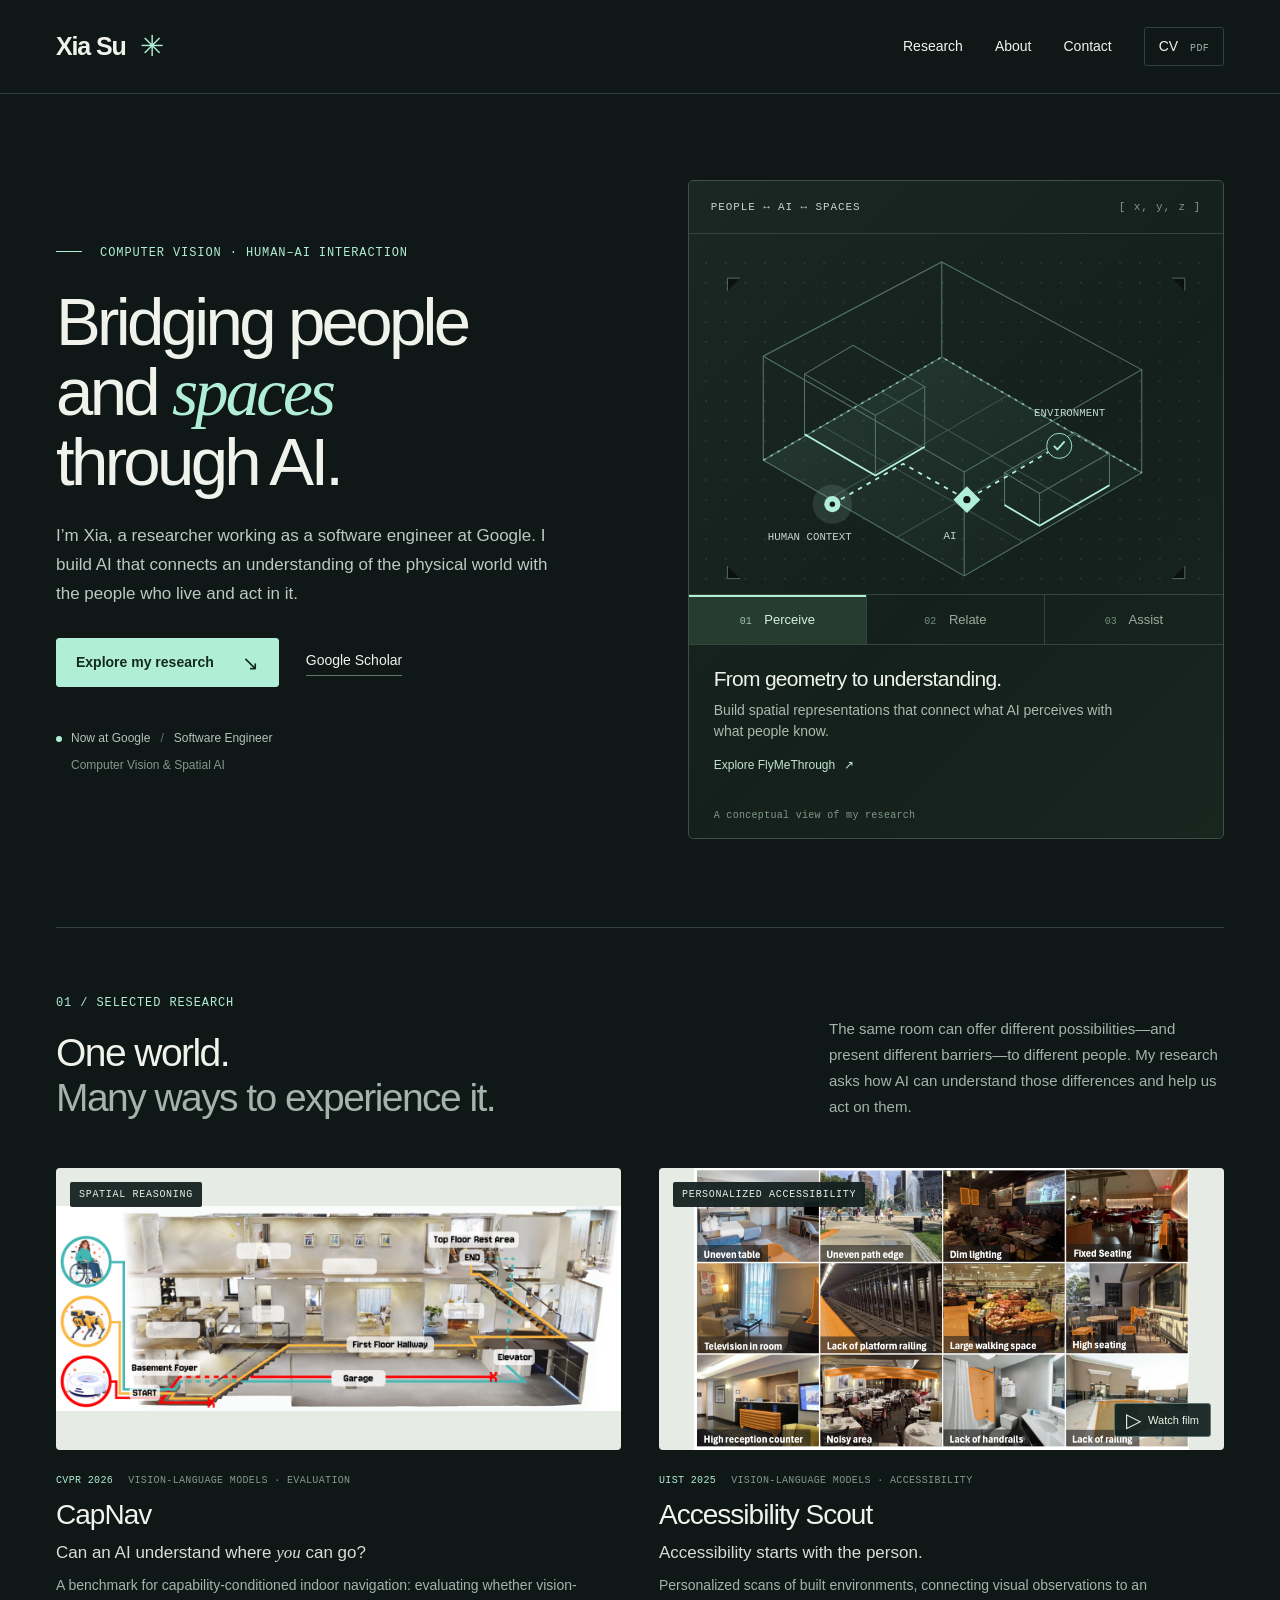
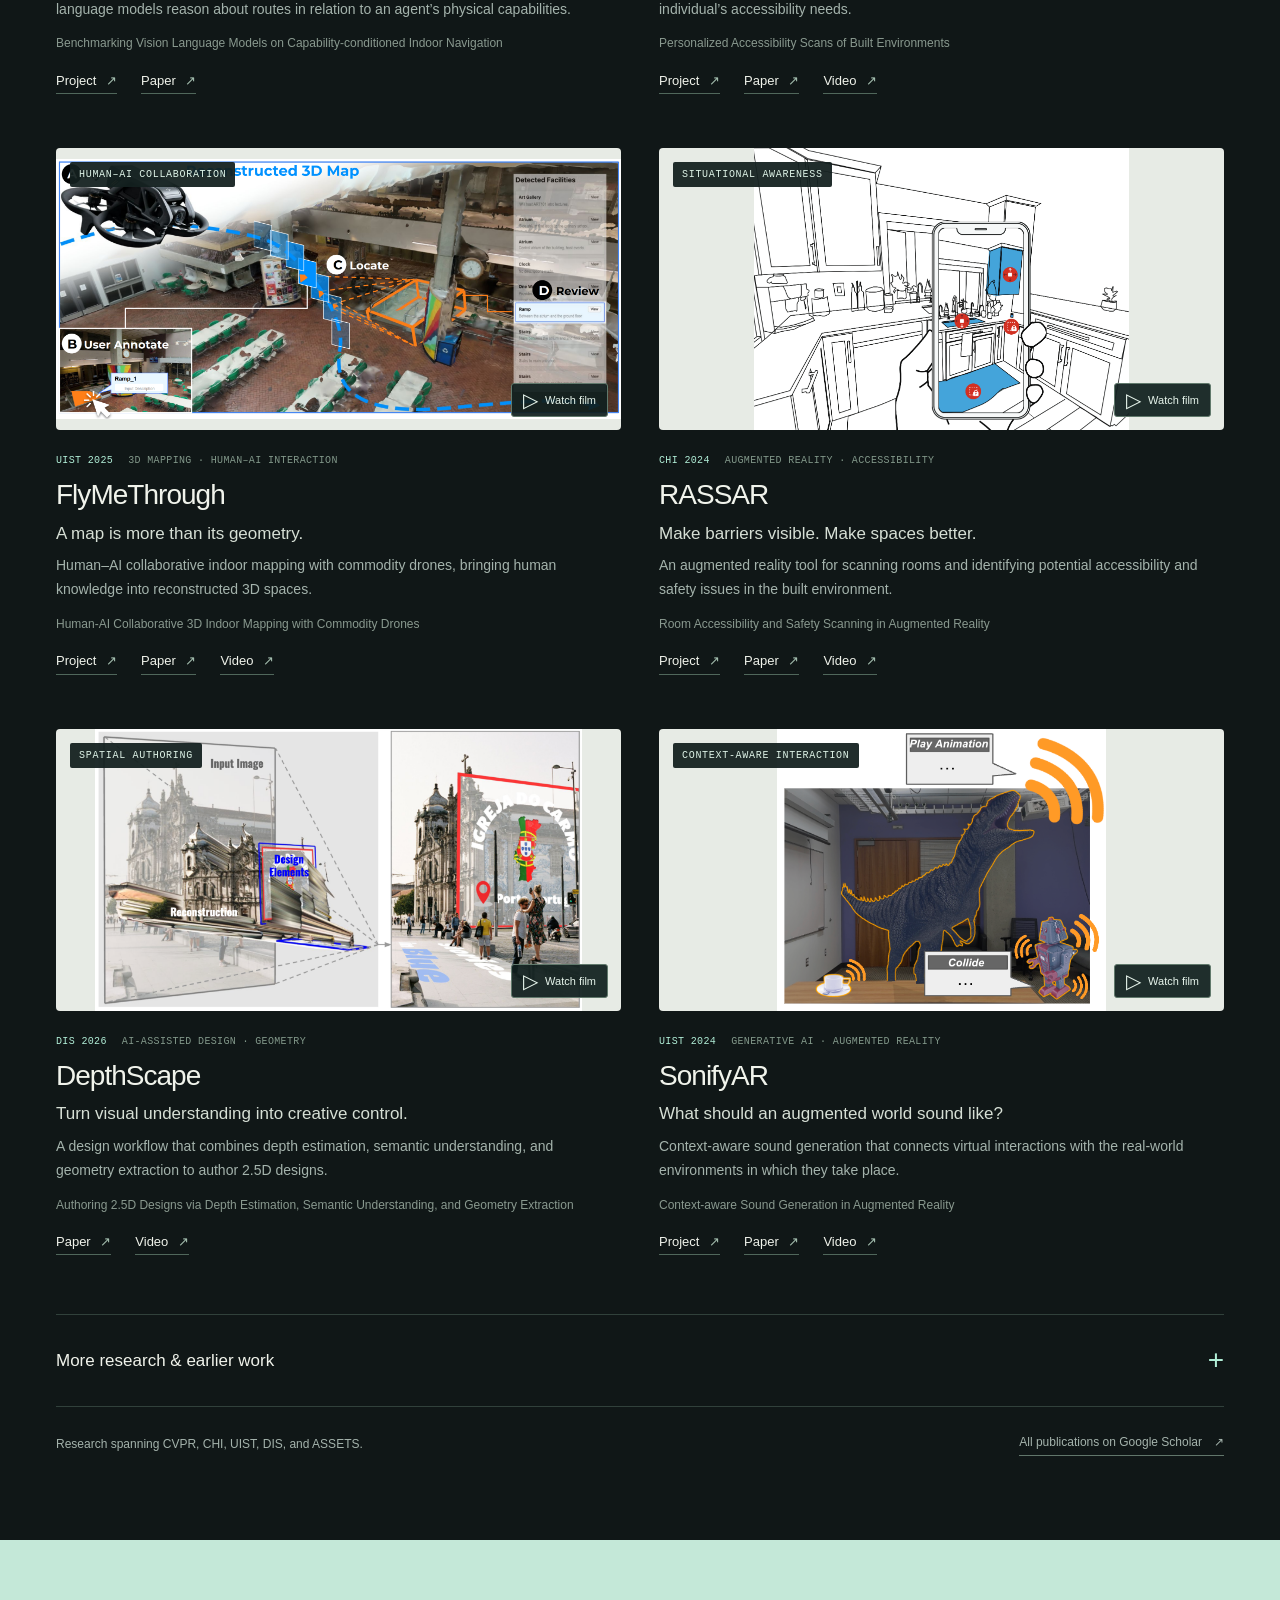
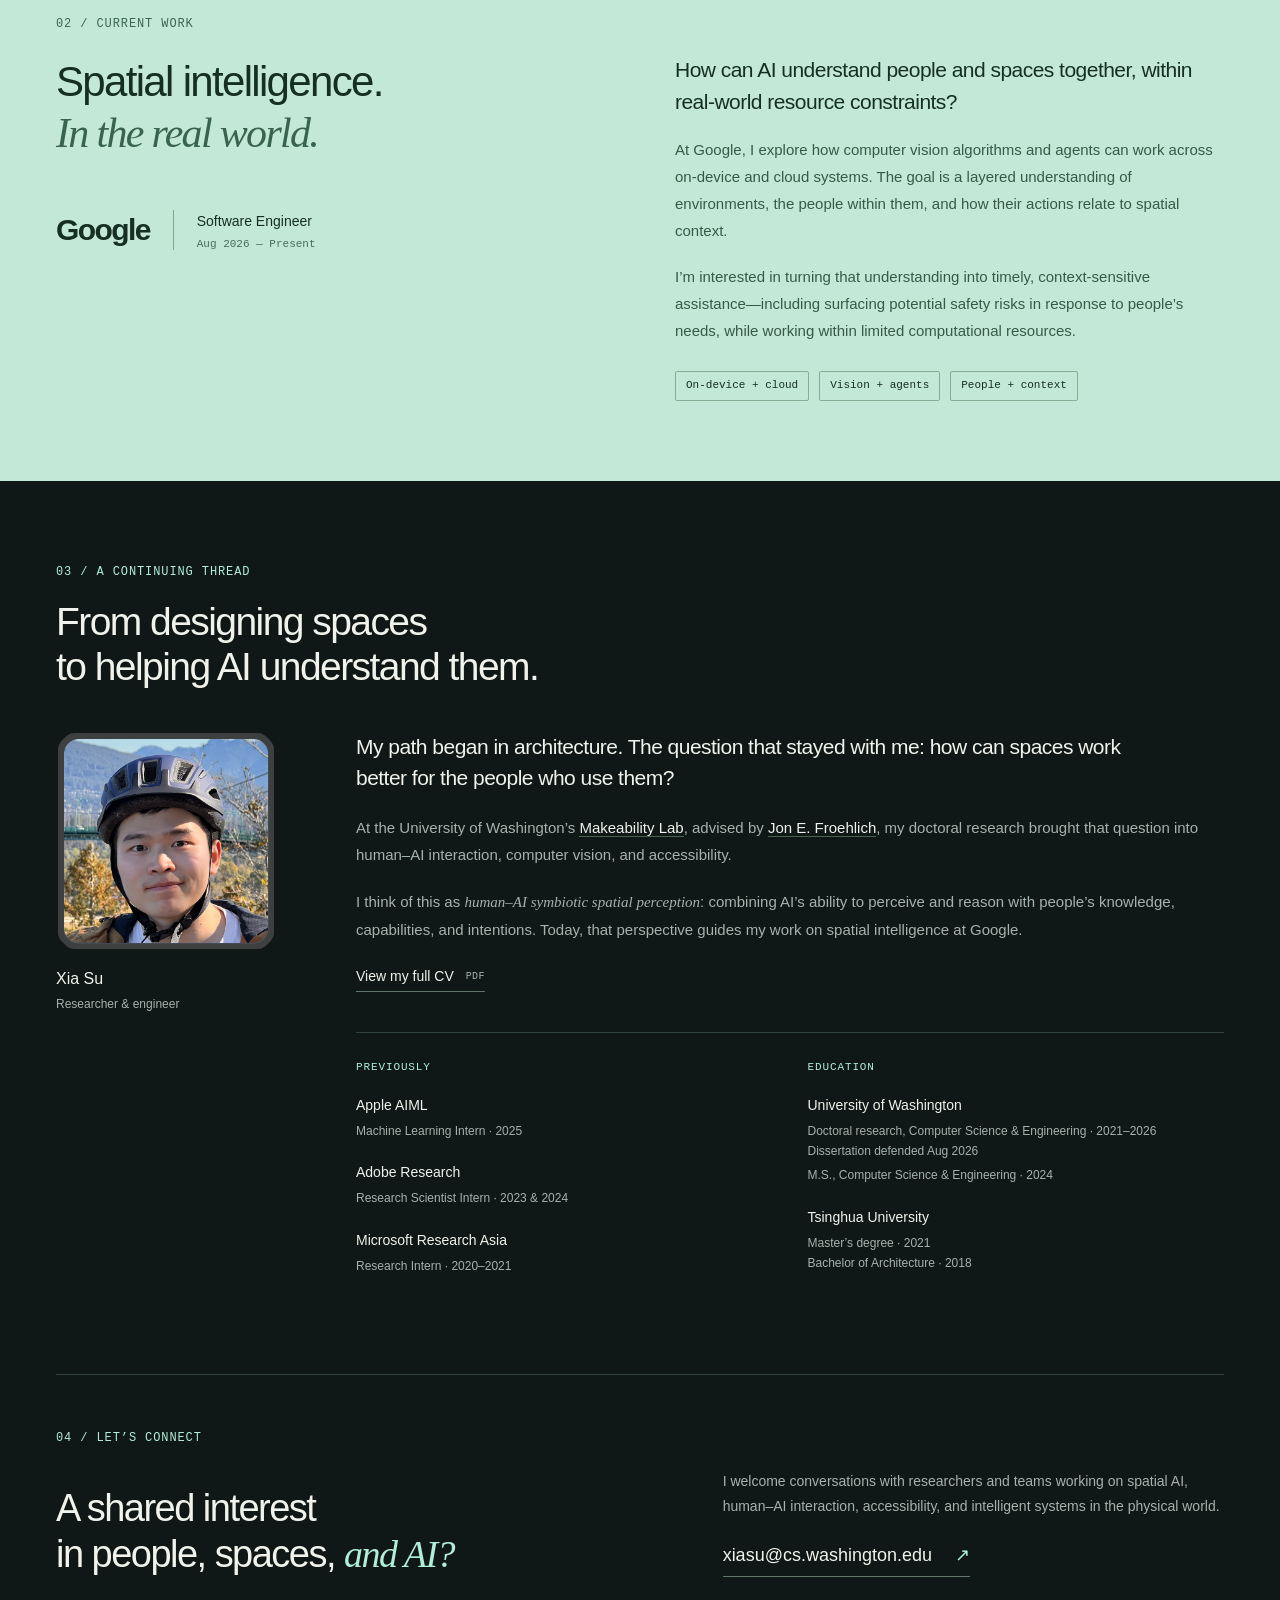
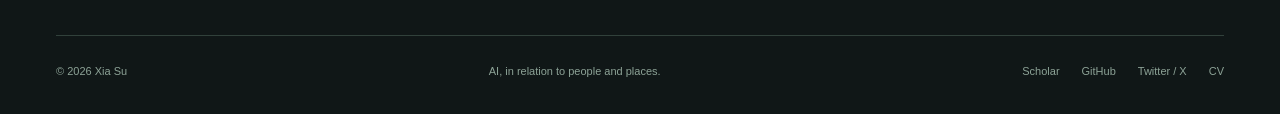
<file: index.html>
<!doctype html>
<html lang="en">
<head>
  <meta charset="utf-8">
  <meta name="viewport" content="width=device-width, initial-scale=1">
  <meta name="theme-color" content="#101717">
  <title>Xia Su — AI, People & Spaces</title>
  <meta name="description" content="Xia Su is a software engineer at Google researching AI that bridges people and spaces: computer vision, spatial understanding, human–AI interaction, and accessibility.">
  <link rel="canonical" href="https://xiasu.github.io/">
  <meta property="og:type" content="website">
  <meta property="og:title" content="Xia Su — AI, People & Spaces">
  <meta property="og:description" content="Connecting spatial understanding with human capabilities, behavior, and needs. Research in computer vision, human–AI interaction, and accessibility.">
  <meta property="og:url" content="https://xiasu.github.io/">
  <meta property="og:image" content="https://xiasu.github.io/assets/images/FlyMeThrough.png">
  <meta name="twitter:card" content="summary_large_image">
  <link rel="icon" href="assets/images/favicon.svg" type="image/svg+xml">
  <link rel="stylesheet" href="assets/css/style.css">
  <script src="assets/js/script.js" defer></script>
  <script type="application/ld+json">{"@context":"https://schema.org","@type":"Person","name":"Xia Su","url":"https://xiasu.github.io/","image":"https://xiasu.github.io/assets/images/MyFace.png","jobTitle":"Software Engineer","worksFor":{"@type":"Organization","name":"Google"},"knowsAbout":["Computer vision","Spatial AI","Human–AI interaction","Accessibility"],"sameAs":["https://scholar.google.com/citations?user=T6A8iH0AAAAJ","https://github.com/xiasu","https://twitter.com/XiaSu09"]}</script>
</head>
<body>
<a class="skip-link" href="#main">Skip to content</a>
<header class="site-header">
  <a class="wordmark" href="#" aria-label="Xia Su, home">Xia Su<span class="wordmark-symbol" aria-hidden="true">✳</span></a>
  <nav aria-label="Main navigation">
    <a href="#research">Research</a><a href="#about">About</a><a href="#contact">Contact</a><a class="nav-cv" href="assets/Xia_Su_CV_2026.pdf">CV <span class="file-type">PDF</span></a>
  </nav>
</header>
<main id="main">
  <section class="hero section-width" aria-labelledby="hero-title">
    <div class="hero-copy">
      <p class="eyebrow"><span class="small-line"></span> Computer vision · Human–AI interaction</p>
      <h1 id="hero-title">Bridging people<br>and <em>spaces</em><br>through AI.</h1>
      <p class="hero-description">I’m Xia, a researcher working as a software engineer at Google. I build AI that connects an understanding of the physical world with the people who live and act in it.</p>
      <div class="hero-links"><a class="button" href="#research">Explore my research <span aria-hidden="true">↘</span></a><a class="text-link" href="https://scholar.google.com/citations?user=T6A8iH0AAAAJ&amp;hl=en">Google Scholar</a></div>
      <p class="current-role"><span class="status-mark" aria-hidden="true"></span> Now at Google <span class="role-divider">/</span> Software Engineer <span class="role-focus">Computer Vision &amp; Spatial AI</span></p>
    </div>
    <div class="spatial-lens" aria-label="Three connected perspectives on my research">
      <div class="lens-top"><span class="mono">PEOPLE ↔ AI ↔ SPACES</span><span class="lens-coordinate" aria-hidden="true">[ x, y, z ]</span></div>
      <div class="lens-visual">
        <svg class="spatial-diagram" viewBox="0 0 560 370" role="img" aria-labelledby="diagram-title diagram-description">
          <title id="diagram-title">Connecting spatial perception, human context, and assistance</title>
          <desc id="diagram-description">A conceptual spatial map connects a person’s context to an environment through AI. Select a perspective below to explore related research.</desc>
          <defs><pattern id="dots" width="22" height="22" patternUnits="userSpaceOnUse"><circle cx="1" cy="1" r="1" fill="#54726c" opacity=".38"/></pattern><linearGradient id="floor-fill" x1="0" y1="0" x2="1" y2="1"><stop stop-color="#9cddca" stop-opacity=".12"/><stop offset="1" stop-color="#9cddca" stop-opacity=".01"/></linearGradient></defs>
          <rect width="560" height="370" fill="url(#dots)"/>
          <g class="room-wire" fill="none" stroke="#53736a" stroke-width="1.2">
            <path d="M65 221 264 106 487 235 289 350Z" fill="url(#floor-fill)"/>
            <path d="M65 221V105L264 0v106M65 105l224 129 198-114v115M289 234v116M264 0l223 120"/>
            <path d="m131 183 223 129m-157-167 223 129M139 264 337 149M214 307 413 192" opacity=".55"/>
            <path d="M111 192v-67l79 46v67m-79-46 79 46 55-32v-67l-55 32M111 125l54-32 80 46"/>
            <path d="m334 235 78-45 39 23-78 45Z M334 235v36l39 23 78-45v-36M373 258v36"/>
          </g>
          <g class="map-highlight" fill="none" stroke="#b1eed7" stroke-width="2"><path d="m111 192 79 46 55-32m89 65 39 23 78-45"/><path d="M65 221 264 106 487 235" stroke-dasharray="3 6" opacity=".6"/></g>
          <g class="connection-path" fill="none" stroke="#b1eed7" stroke-width="2"><path d="M142 270 221 225 292 265 395 205" stroke-dasharray="5 6"/></g>
          <g class="person-node"><circle cx="142" cy="270" r="22" fill="#b1eed7" opacity=".12"/><circle cx="142" cy="270" r="9" fill="#b1eed7"/><circle cx="142" cy="270" r="3" fill="#101717"/></g>
          <g class="context-node"><path d="m292 250 15 15-15 15-15-15Z" fill="#b1eed7"/><circle cx="292" cy="265" r="4" fill="#101717"/></g>
          <g class="action-node"><circle cx="395" cy="205" r="14" fill="#1d332d" stroke="#b1eed7"/><path d="m389 205 4 4 8-9" fill="none" stroke="#b1eed7" stroke-width="2"/></g>
          <g font-family="monospace" font-size="12" fill="#c1d6ce"><text x="70" y="310">HUMAN CONTEXT</text><text x="266" y="309">AI</text><text x="367" y="172">ENVIRONMENT</text></g>
          <g stroke="#a2bfb1" opacity=".5"><path d="M25 32V18h14M521 18h14v14M25 339v14h14M521 353h14v-14"/></g>
        </svg>
      </div>
      <div class="lens-tabs" role="tablist" aria-label="Research perspectives">
        <button id="lens-map" role="tab" aria-selected="true" aria-controls="lens-panel" data-lens="map"><span>01</span> Perceive</button>
        <button id="lens-relate" role="tab" aria-selected="false" aria-controls="lens-panel" tabindex="-1" data-lens="relate"><span>02</span> Relate</button>
        <button id="lens-assist" role="tab" aria-selected="false" aria-controls="lens-panel" tabindex="-1" data-lens="assist"><span>03</span> Assist</button>
      </div>
      <div id="lens-panel" class="lens-caption" role="tabpanel" aria-labelledby="lens-map" tabindex="0"><h2>From geometry to understanding.</h2><p>Build spatial representations that connect what AI perceives with what people know.</p><a href="#flymethrough">Explore FlyMeThrough <span aria-hidden="true">↗</span></a></div>
      <p class="diagram-note">A conceptual view of my research</p>
    </div>
  </section>

  <section class="research section-width" id="research" aria-labelledby="research-title">
    <div class="section-heading"><div><p class="eyebrow">01 / Selected research</p><h2 id="research-title">One world.<br><span class="muted">Many ways to experience it.</span></h2></div><p class="section-intro">The same room can offer different possibilities—and present different barriers—to different people. My research asks how AI can understand those differences and help us act on them.</p></div>
    <div class="research-grid">
      <article class="project" id="capnav">
        <a class="project-image" href="https://arxiv.org/abs/2602.18424" aria-label="Read the CapNav paper"><img src="assets/images/CapNav-overview.png" alt="CapNav shows different routes through the same 3D indoor space for a wheelchair user, a quadruped robot, and a robot vacuum" width="1328" height="482" loading="lazy"><span class="image-label">SPATIAL REASONING</span></a>
        <div class="project-meta"><span>CVPR 2026</span><span>Vision-language models · Evaluation</span></div>
        <h3>CapNav</h3><p class="project-question">Can an AI understand where <em>you</em> can go?</p>
        <p>A benchmark for capability-conditioned indoor navigation: evaluating whether vision-language models reason about routes in relation to an agent’s physical capabilities.</p>
        <p class="paper-title">Benchmarking Vision Language Models on Capability-conditioned Indoor Navigation</p>
        <div class="project-links"><a href="https://makeabilitylab.github.io/CapNav/" aria-label="Visit the CapNav project">Project <span aria-hidden="true">↗</span></a><a href="https://arxiv.org/abs/2602.18424" aria-label="Read the CapNav paper">Paper <span aria-hidden="true">↗</span></a></div>
      </article>
      <article class="project" id="accessibility-scout">
        <a class="project-image" href="https://youtu.be/agYrtJCn_QQ" aria-label="Watch the Accessibility Scout research video"><img src="assets/images/A11yScout.png" alt="Accessibility Scout highlights environmental features including uneven paths, fixed seating, and missing handrails" width="1606" height="914" loading="lazy"><span class="image-label">PERSONALIZED ACCESSIBILITY</span><span class="play-label"><span aria-hidden="true">▷</span> Watch film</span></a>
        <div class="project-meta"><span>UIST 2025</span><span>Vision-language models · Accessibility</span></div>
        <h3>Accessibility Scout</h3><p class="project-question">Accessibility starts with the person.</p><p>Personalized scans of built environments, connecting visual observations to an individual’s accessibility needs.</p><p class="paper-title">Personalized Accessibility Scans of Built Environments</p>
        <div class="project-links"><a href="https://makeabilitylab.cs.washington.edu/project/accessscout/" aria-label="Visit the Accessibility Scout project">Project <span aria-hidden="true">↗</span></a><a href="https://doi.org/10.1145/3746059.3747624" aria-label="Read the Accessibility Scout paper">Paper <span aria-hidden="true">↗</span></a><a href="https://youtu.be/agYrtJCn_QQ" aria-label="Watch the Accessibility Scout research video">Video <span aria-hidden="true">↗</span></a></div>
      </article>
      <article class="project" id="flymethrough">
        <a class="project-image" href="https://youtu.be/MuLHJ3qf50U" aria-label="Watch the FlyMeThrough research video"><img src="assets/images/FlyMeThrough.png" alt="FlyMeThrough combines drone imagery, a reconstructed indoor 3D map, and human annotations of facilities" width="2080" height="956" loading="lazy"><span class="image-label">HUMAN–AI COLLABORATION</span><span class="play-label"><span aria-hidden="true">▷</span> Watch film</span></a>
        <div class="project-meta"><span>UIST 2025</span><span>3D mapping · Human–AI interaction</span></div>
        <h3>FlyMeThrough</h3><p class="project-question">A map is more than its geometry.</p><p>Human–AI collaborative indoor mapping with commodity drones, bringing human knowledge into reconstructed 3D spaces.</p><p class="paper-title">Human-AI Collaborative 3D Indoor Mapping with Commodity Drones</p>
        <div class="project-links"><a href="https://makeabilitylab.cs.washington.edu/project/flymethrough/" aria-label="Visit the FlyMeThrough project">Project <span aria-hidden="true">↗</span></a><a href="https://doi.org/10.1145/3746059.3747777" aria-label="Read the FlyMeThrough paper">Paper <span aria-hidden="true">↗</span></a><a href="https://youtu.be/MuLHJ3qf50U" aria-label="Watch the FlyMeThrough research video">Video <span aria-hidden="true">↗</span></a></div>
      </article>
      <article class="project" id="rassar">
        <a class="project-image" href="https://youtu.be/969BjY8b1IQ" aria-label="Watch the RASSAR research video"><img src="assets/images/RASSAR%20Main%20Pic.png" alt="RASSAR mobile augmented reality interface scanning a room for accessibility and safety issues" width="748" height="562" loading="lazy"><span class="image-label">SITUATIONAL AWARENESS</span><span class="play-label"><span aria-hidden="true">▷</span> Watch film</span></a>
        <div class="project-meta"><span>CHI 2024</span><span>Augmented reality · Accessibility</span></div>
        <h3>RASSAR</h3><p class="project-question">Make barriers visible. Make spaces better.</p><p>An augmented reality tool for scanning rooms and identifying potential accessibility and safety issues in the built environment.</p><p class="paper-title">Room Accessibility and Safety Scanning in Augmented Reality</p>
        <div class="project-links"><a href="https://makeabilitylab.cs.washington.edu/project/rassar/" aria-label="Visit the RASSAR project">Project <span aria-hidden="true">↗</span></a><a href="https://doi.org/10.1145/3613904.3642140" aria-label="Read the RASSAR paper">Paper <span aria-hidden="true">↗</span></a><a href="https://youtu.be/969BjY8b1IQ" aria-label="Watch the RASSAR research video">Video <span aria-hidden="true">↗</span></a></div>
      </article>
      <article class="project" id="depthscape">
        <a class="project-image" href="https://youtu.be/IhsFyzitlbQ" aria-label="Watch the DepthScape research video"><img src="assets/images/DepthScape.png" alt="DepthScape workflow for authoring layered 2.5D designs using image depth, semantic understanding, and extracted geometry" width="1660" height="960" loading="lazy"><span class="image-label">SPATIAL AUTHORING</span><span class="play-label"><span aria-hidden="true">▷</span> Watch film</span></a>
        <div class="project-meta"><span>DIS 2026</span><span>AI-assisted design · Geometry</span></div>
        <h3>DepthScape</h3><p class="project-question">Turn visual understanding into creative control.</p><p>A design workflow that combines depth estimation, semantic understanding, and geometry extraction to author 2.5D designs.</p><p class="paper-title">Authoring 2.5D Designs via Depth Estimation, Semantic Understanding, and Geometry Extraction</p>
        <div class="project-links"><a href="https://doi.org/10.1145/3800645.3813038" aria-label="Read the DepthScape paper">Paper <span aria-hidden="true">↗</span></a><a href="https://youtu.be/IhsFyzitlbQ" aria-label="Watch the DepthScape research video">Video <span aria-hidden="true">↗</span></a></div>
      </article>
      <article class="project" id="sonifyar">
        <a class="project-image" href="https://youtu.be/GhckY5oACz8" aria-label="Watch the SonifyAR research video"><img src="assets/images/SonifyAR.png" alt="SonifyAR generates sounds for augmented reality scenes based on the context of virtual objects and real environments" width="553" height="474" loading="lazy"><span class="image-label">CONTEXT-AWARE INTERACTION</span><span class="play-label"><span aria-hidden="true">▷</span> Watch film</span></a>
        <div class="project-meta"><span>UIST 2024</span><span>Generative AI · Augmented reality</span></div>
        <h3>SonifyAR</h3><p class="project-question">What should an augmented world sound like?</p><p>Context-aware sound generation that connects virtual interactions with the real-world environments in which they take place.</p><p class="paper-title">Context-aware Sound Generation in Augmented Reality</p>
        <div class="project-links"><a href="https://makeabilitylab.cs.washington.edu/project/SonifyAR/" aria-label="Visit the SonifyAR project">Project <span aria-hidden="true">↗</span></a><a href="https://makeabilitylab.cs.washington.edu/media/publications/Su_SonifyarContext-AwareSoundGenerationInAugmentedReality_UIST2024.pdf" aria-label="Read the SonifyAR paper">Paper <span aria-hidden="true">↗</span></a><a href="https://youtu.be/GhckY5oACz8" aria-label="Watch the SonifyAR research video">Video <span aria-hidden="true">↗</span></a></div>
      </article>
    </div>
    <details class="more-work"><summary>More research &amp; earlier work <span aria-hidden="true">+</span></summary><div class="publication-list">
      <div><span>Research prototype</span><h3>UIConformer: Towards Generating Conformant User Interfaces within Design Artboards</h3><a href="https://youtu.be/n_e1M5fmBBs">Video ↗</a></div>
      <div><span>CHI 2025 · Extended Abstract</span><h3>Authoring 2.5D Designs with Depth Estimation</h3><a href="https://doi.org/10.1145/3706599.3719727">Paper ↗</a></div>
      <div><span>UIST 2024 · Demo</span><h3>A Demo of DIAM: Drone-based Indoor Accessibility Mapping</h3><a href="https://makeabilitylab.cs.washington.edu/media/publications/Su_ADemoOfDiamDroneBasedIndoorAccessibilityMapping_UIST2024.pdf">Paper ↗</a></div>
      <div><span>ASSETS 2024 · Poster</span><h3>RAIS: Towards a Robotic Mapping and Assessment Tool for Indoor Accessibility Using Commodity Hardware</h3><a href="https://makeabilitylab.cs.washington.edu/media/publications/Su_RaisTowardsARoboticMappingAndAssessmentToolForIndoorAccessibilityUsingCommodityHardware_ASSETS2024.pdf">Paper ↗</a></div>
      <div><span>UIST 2022</span><h3>Kinergy: Creating 3D Printable Motion using Embedded Kinetic Energy</h3><a href="https://doi.org/10.1145/3526113.3545636">Paper ↗</a></div>
      <div><span>Design Computing and Cognition ’20</span><h3>Interior Layout Generation Based on Scene Graph and Graph Generation Model</h3><a href="https://doi.org/10.1007/978-3-030-90625-2_15">Chapter ↗</a></div>
    </div></details>
    <div class="research-footer"><span>Research spanning CVPR, CHI, UIST, DIS, and ASSETS.</span><a class="text-link" href="https://scholar.google.com/citations?user=T6A8iH0AAAAJ&amp;hl=en">All publications on Google Scholar <span aria-hidden="true">↗</span></a></div>
  </section>

  <section class="now-section" aria-labelledby="now-title"><div class="section-width now-layout">
    <div><p class="eyebrow">02 / Current work</p><h2 id="now-title">Spatial intelligence.<br><em>In the real world.</em></h2><div class="employer"><span class="employer-name">Google</span><div>Software Engineer<span>Aug 2026 — Present</span></div></div></div>
    <div class="now-copy"><p class="lead">How can AI understand people and spaces together, within real-world resource constraints?</p><p>At Google, I explore how computer vision algorithms and agents can work across on-device and cloud systems. The goal is a layered understanding of environments, the people within them, and how their actions relate to spatial context.</p><p>I’m interested in turning that understanding into timely, context-sensitive assistance—including surfacing potential safety risks in response to people’s needs, while working within limited computational resources.</p><div class="work-topics"><span>On-device + cloud</span><span>Vision + agents</span><span>People + context</span></div></div>
  </div></section>

  <section class="about section-width" id="about" aria-labelledby="about-title">
    <div class="section-heading"><div><p class="eyebrow">03 / A continuing thread</p><h2 id="about-title">From designing spaces<br>to helping AI understand them.</h2></div></div>
    <div class="about-layout"><div class="about-profile"><img src="assets/images/MyFace.png" alt="Xia Su outdoors, wearing a bicycle helmet" width="710" height="710" loading="lazy"><p class="portrait-caption">Xia Su <span>Researcher &amp; engineer</span></p></div><div class="about-copy"><p class="lead">My path began in architecture. The question that stayed with me: how can spaces work better for the people who use them?</p><p>At the University of Washington’s <a href="https://makeabilitylab.cs.washington.edu/">Makeability Lab</a>, advised by <a href="https://jonfroehlich.github.io/">Jon E. Froehlich</a>, my doctoral research brought that question into human–AI interaction, computer vision, and accessibility.</p><p>I think of this as <em>human–AI symbiotic spatial perception</em>: combining AI’s ability to perceive and reason with people’s knowledge, capabilities, and intentions. Today, that perspective guides my work on spatial intelligence at Google.</p><a class="text-link" href="assets/Xia_Su_CV_2026.pdf">View my full CV <span class="file-type">PDF</span></a>
    <div class="background-columns"><div><h3>Previously</h3><ul class="experience-list"><li><strong>Apple AIML</strong><span>Machine Learning Intern · 2025</span></li><li><strong>Adobe Research</strong><span>Research Scientist Intern · 2023 &amp; 2024</span></li><li><strong>Microsoft Research Asia</strong><span>Research Intern · 2020–2021</span></li></ul></div><div><h3>Education</h3><ul class="experience-list"><li><strong>University of Washington</strong><span>Doctoral research, Computer Science &amp; Engineering · 2021–2026<br>Dissertation defended Aug 2026</span><span>M.S., Computer Science &amp; Engineering · 2024</span></li><li><strong>Tsinghua University</strong><span>Master’s degree · 2021<br>Bachelor of Architecture · 2018</span></li></ul></div></div>
    </div></div>
  </section>
  <section class="contact section-width" id="contact" aria-labelledby="contact-title"><p class="eyebrow">04 / Let’s connect</p><div class="contact-layout"><h2 id="contact-title">A shared interest<br>in people, spaces, <em>and AI?</em></h2><div><p>I welcome conversations with researchers and teams working on spatial AI, human–AI interaction, accessibility, and intelligent systems in the physical world.</p><a class="email-link" href="mailto:xiasu@cs.washington.edu">xiasu@cs.washington.edu <span aria-hidden="true">↗</span></a></div></div></section>
</main>
<footer class="site-footer section-width"><span>© <span id="year">2026</span> Xia Su</span><p>AI, in relation to people and places.</p><div><a href="https://scholar.google.com/citations?user=T6A8iH0AAAAJ&amp;hl=en">Scholar</a><a href="https://github.com/xiasu">GitHub</a><a href="https://twitter.com/XiaSu09">Twitter / X</a><a href="assets/Xia_Su_CV_2026.pdf">CV</a></div></footer>
</body>
</html>
</file>
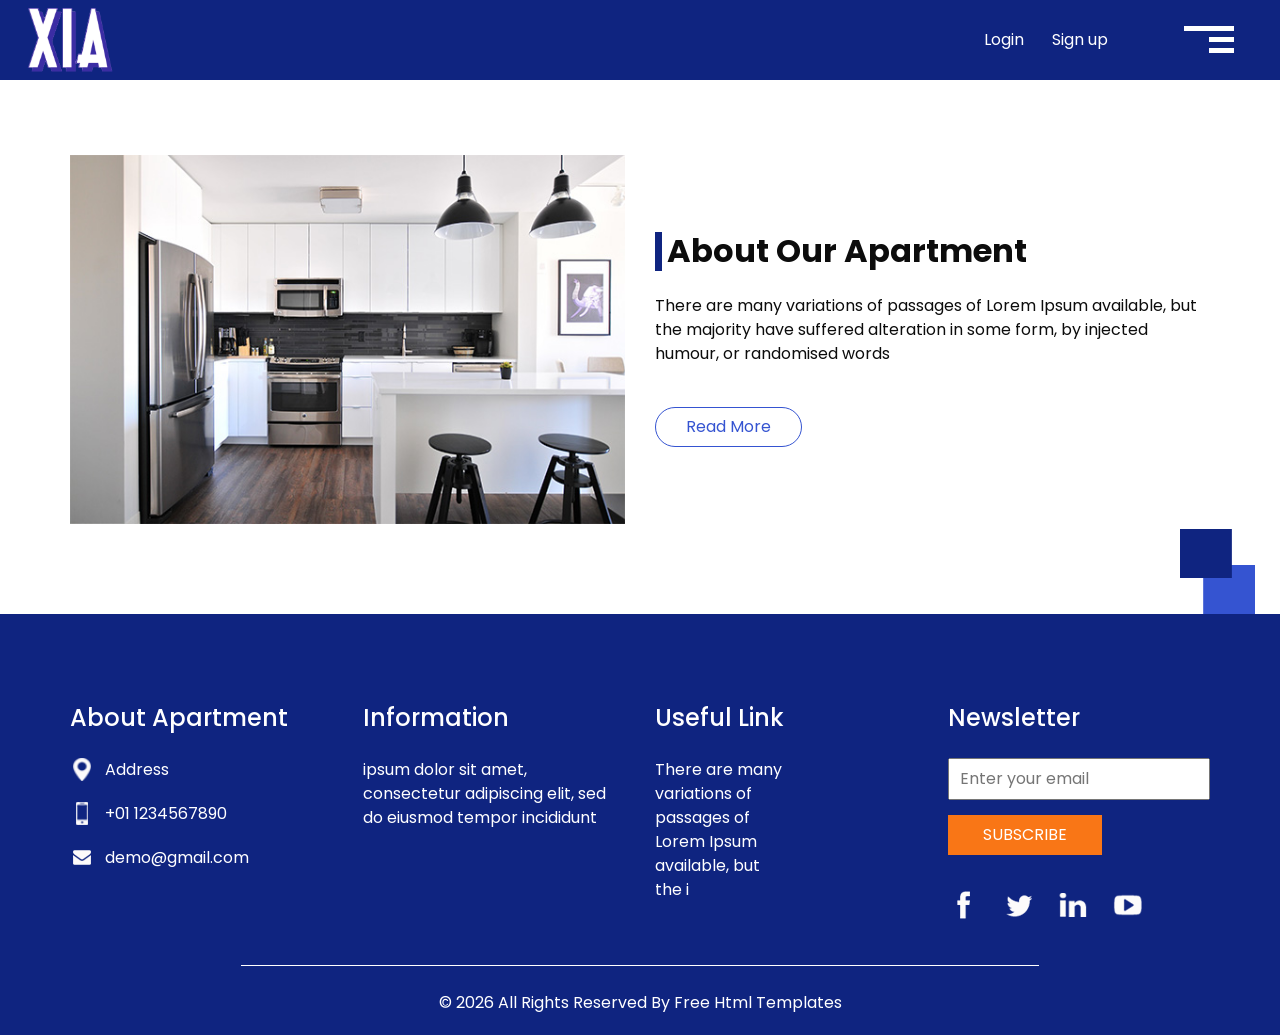
<file: about.html>
<!DOCTYPE html>
<html>

<head>
  <!-- Basic -->
  <meta charset="utf-8" />
  <meta http-equiv="X-UA-Compatible" content="IE=edge" />
  <!-- Mobile Metas -->
  <meta name="viewport" content="width=device-width, initial-scale=1, shrink-to-fit=no" />
  <!-- Site Metas -->
  <meta name="keywords" content="" />
  <meta name="description" content="" />
  <meta name="author" content="" />

  <title>Teaser</title>


  <!-- bootstrap core css -->
  <link rel="stylesheet" type="text/css" href="css/bootstrap.css" />

  <!-- fonts style -->
  <link href="https://fonts.googleapis.com/css?family=Poppins:400,700|Raleway:400,700&display=swap" rel="stylesheet">
  <!-- Custom styles for this template -->
  <link href="css/style.css" rel="stylesheet" />
  <!-- responsive style -->
  <link href="css/responsive.css" rel="stylesheet" />
</head>

<body class="sub_page">
  <div class="hero_area">
    <!-- header section strats -->
    <header class="header_section">
      <div class="container-fluid">
        <nav class="navbar navbar-expand-lg custom_nav-container">
          <a class="navbar-brand" href="index.html">
            <img src="images/logo.png" alt="" />
          </a>
          <div class="navbar-collapse" id="">
            <ul class="navbar-nav justify-content-between ">
              <div class="User_option">
                <li class="">
                  <a class="mr-4" href="">
                    Login
                  </a>
                  <a class="" href="">
                    Sign up
                  </a>
                </li>
              </div>
            </ul>

            <div class="custom_menu-btn">
              <button onclick="openNav()">
                <span class="s-1">

                </span>
                <span class="s-2">

                </span>
                <span class="s-3">

                </span>
              </button>
            </div>
            <div id="myNav" class="overlay">
              <div class="overlay-content">
                <a href="index.html">HOME</a>
                <a href="about.html">ABOUT</a>
                <a href="house.html">HOUSE</a>
                <a href="price.html">PRICING</a>
                <a href="contact.html">CONTACT US</a>
              </div>
            </div>
          </div>
        </nav>
      </div>
    </header>
    <!-- end header section -->
  </div>


  <!-- about section -->

  <section class="about_section layout_padding-bottom">
    <div class="square-box">
      <img src="images/square.png" alt="">
    </div>
    <div class="container">
      <div class="row">
        <div class="col-md-6">
          <div class="img-box">
            <img src="images/about-img.jpg" alt="">
          </div>
        </div>
        <div class="col-md-6">
          <div class="detail-box">
            <div class="heading_container">
              <h2>
                About Our Apartment
              </h2>
            </div>
            <p>
              There are many variations of passages of Lorem Ipsum available, but the majority have suffered alteration
              in
              some form, by injected humour, or randomised words
            </p>
            <a href="">
              Read More
            </a>
          </div>
        </div>
      </div>
    </div>
  </section>

  <!-- end about section -->


  <!-- info section -->
  <section class="info_section ">
    <div class="container">
      <div class="row">
        <div class="col-md-3">
          <div class="info_contact">
            <h5>
              About Apartment
            </h5>
            <div>
              <div class="img-box">
                <img src="images/location.png" width="18px" alt="">
              </div>
              <p>
                Address
              </p>
            </div>
            <div>
              <div class="img-box">
                <img src="images/phone.png" width="12px" alt="">
              </div>
              <p>
                +01 1234567890
              </p>
            </div>
            <div>
              <div class="img-box">
                <img src="images/mail.png" width="18px" alt="">
              </div>
              <p>
                demo@gmail.com
              </p>
            </div>
          </div>
        </div>
        <div class="col-md-3">
          <div class="info_info">
            <h5>
              Information
            </h5>
            <p>
              ipsum dolor sit amet, consectetur adipiscing elit, sed do eiusmod tempor incididunt
            </p>
          </div>
        </div>

        <div class="col-md-3">
          <div class="info_links">
            <h5>
              Useful Link
            </h5>
            <ul>
              <li>
                <a href="">
                  There are many
                </a>
              </li>
              <li>
                <a href="">
                  variations of
                </a>
              </li>
              <li>
                <a href="">
                  passages of
                </a>
              </li>
              <li>
                <a href="">
                  Lorem Ipsum
                </a>
              </li>
              <li>
                <a href="">
                  available, but
                </a>
              </li>
              <li>
                <a href="">
                  the i
                </a>
              </li>
            </ul>
          </div>
        </div>
        <div class="col-md-3">
          <div class="info_form ">
            <h5>
              Newsletter
            </h5>
            <form action="">
              <input type="email" placeholder="Enter your email">
              <button>
                Subscribe
              </button>
            </form>
            <div class="social_box">
              <a href="">
                <img src="images/fb.png" alt="">
              </a>
              <a href="">
                <img src="images/twitter.png" alt="">
              </a>
              <a href="">
                <img src="images/linkedin.png" alt="">
              </a>
              <a href="">
                <img src="images/youtube.png" alt="">
              </a>
            </div>
          </div>
        </div>
      </div>
    </div>
  </section>

  <!-- end info_section -->


  <!-- footer section -->
  <section class="container-fluid footer_section ">
    <div class="container">
      <p>
        &copy; <span id="displayYear"></span> All Rights Reserved By
        <a href="https://html.design/">Free Html Templates</a>
      </p>
    </div>
  </section>
  <!-- end  footer section -->


  <script type="text/javascript" src="js/jquery-3.4.1.min.js"></script>
  <script type="text/javascript" src="js/bootstrap.js"></script>
  <script type="text/javascript" src="js/custom.js"></script>

</body>
</body>

</html>
</file>
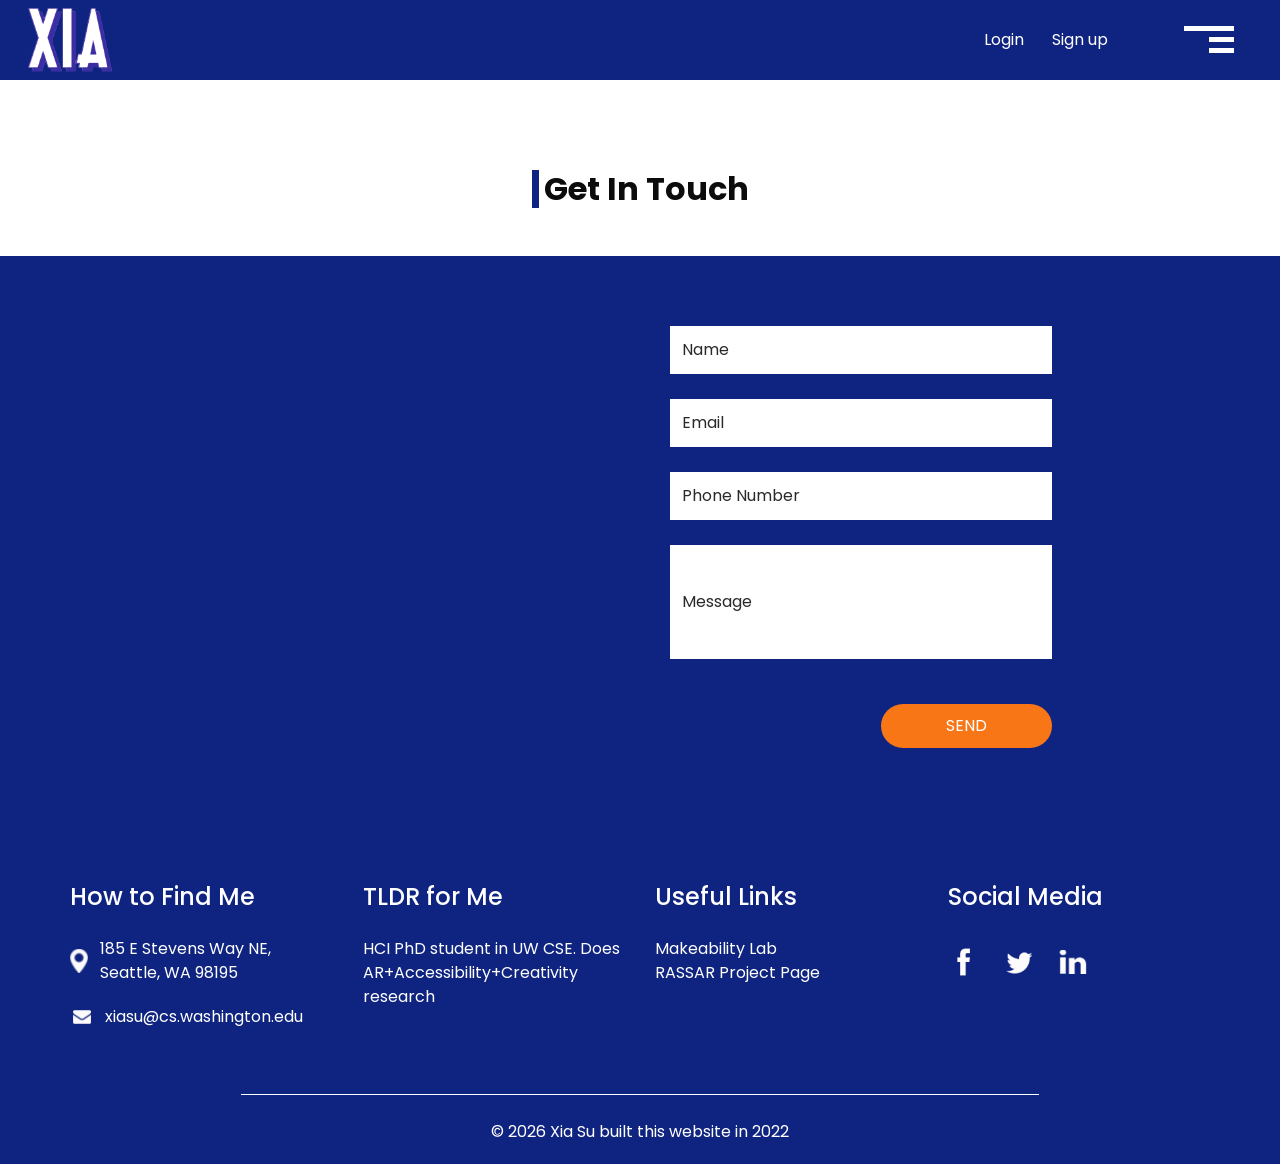
<file: contact.html>
<!DOCTYPE html>
<html>

<head>
  <!-- Basic -->
  <meta charset="utf-8" />
  <meta http-equiv="X-UA-Compatible" content="IE=edge" />
  <!-- Mobile Metas -->
  <meta name="viewport" content="width=device-width, initial-scale=1, shrink-to-fit=no" />
  <!-- Site Metas -->
  <meta name="keywords" content="" />
  <meta name="description" content="" />
  <meta name="author" content="" />

  <title>Teaser</title>


  <!-- bootstrap core css -->
  <link rel="stylesheet" type="text/css" href="css/bootstrap.css" />

  <!-- fonts style -->
  <link href="https://fonts.googleapis.com/css?family=Poppins:400,700|Raleway:400,700&display=swap" rel="stylesheet">
  <!-- Custom styles for this template -->
  <link href="css/style.css" rel="stylesheet" />
  <!-- responsive style -->
  <link href="css/responsive.css" rel="stylesheet" />
</head>

<body class="sub_page">
  <div class="hero_area">
    <!-- header section strats -->
    <header class="header_section">
      <div class="container-fluid">
        <nav class="navbar navbar-expand-lg custom_nav-container">
          <a class="navbar-brand" href="index.html">
            <img src="images/logo.png" alt="" />
          </a>
          <div class="navbar-collapse" id="">
            <ul class="navbar-nav justify-content-between ">
              <div class="User_option">
                <li class="">
                  <a class="mr-4" href="">
                    Login
                  </a>
                  <a class="" href="">
                    Sign up
                  </a>
                </li>
              </div>
            </ul>

            <div class="custom_menu-btn">
              <button onclick="openNav()">
                <span class="s-1">

                </span>
                <span class="s-2">

                </span>
                <span class="s-3">

                </span>
              </button>
            </div>
            <div id="myNav" class="overlay">
              <div class="overlay-content">
                <a href="index.html">HOME</a>
                <a href="about.html">ABOUT</a>
                <a href="house.html">HOUSE</a>
                <a href="price.html">PRICING</a>
                <a href="contact.html">CONTACT US</a>
              </div>
            </div>
          </div>
        </nav>
      </div>
    </header>
    <!-- end header section -->
  </div>


  <!-- contact section -->

  <section class="contact_section layout_padding-top">
    <div class="container">
      <div class="heading_container">
        <h2>
          Get In Touch
        </h2>
      </div>
    </div>
    <div class="container-fluid">
      <div class="row">
        <div class="col-md-6 px-0">
          <div class="map_container">
            <div class="map-responsive">
              <iframe src="https://maps.google.com/maps?q=185%20E%20Stevens%20Way%20NE,%20Seattle,%20WA%20981952880%20Broadway,%20New%20York&t=&z=13&ie=UTF8&iwloc=&output=embed" width="600" height="300" frameborder="0" style="border:0; width: 100%; height:100%" allowfullscreen></iframe>
            </div>
          </div>
        </div>
        <div class="col-lg-4 col-md-5 ">
          <div class="form_container">
            <form action="">
              <div>
                <input type="text" placeholder="Name" />
              </div>
              <div>
                <input type="email" placeholder="Email" />
              </div>
              <div>
                <input type="text" placeholder="Phone Number" />
              </div>
              <div>
                <input type="text" class="message-box" placeholder="Message" />
              </div>
              <div class="d-flex ">
                <button>
                  Send
                </button>
              </div>
            </form>
          </div>
        </div>

      </div>
    </div>
  </section>

  <!-- end contact section -->



  <!-- info section -->
  <section class="info_section ">
    <div class="container">
      <div class="row">
        <div class="col-md-3">
          <div class="info_contact">
            <h5>
              How to Find Me
            </h5>
            <div>
              <div class="img-box">
                <img src="images/location.png" width="18px" alt="">
              </div>
              <p>
                185 E Stevens Way NE, Seattle, WA 98195
              </p>
            </div>
            <div>
              <div class="img-box">
                <img src="images/mail.png" width="18px" alt="">
              </div>
              <p>
                xiasu@cs.washington.edu
              </p>
            </div>
          </div>
        </div>
        <div class="col-md-3">
          <div class="info_info">
            <h5>
              TLDR for Me
            </h5>
            <p>
              HCI PhD student in UW CSE. Does AR+Accessibility+Creativity research
            </p>
          </div>
        </div>

        <div class="col-md-3">
          <div class="info_links">
            <h5>
              Useful Links
            </h5>
            <ul>
              <li>
                <a href="https://makeabilitylab.cs.washington.edu/">
                  Makeability Lab
                </a>
              </li>
              <li>
                <a href="https://makeabilitylab.cs.washington.edu/project/rassar/">
                  RASSAR Project Page
                </a>
              </li>

            </ul>
          </div>
        </div>
        <div class="col-md-3">
          <div class="info_form ">
            <h5>
              Social Media
            </h5>
            <div class="social_box">
              <a href="">
                <img src="images/fb.png" alt="">
              </a>
              <a href="">
                <img src="images/twitter.png" alt="">
              </a>
              <a href="">
                <img src="images/linkedin.png" alt="">
              </a>
            </div>
          </div>
        </div>
      </div>
    </div>
  </section>

  <!-- end info_section -->


  <!-- footer section -->
  <section class="container-fluid footer_section ">
    <div class="container">
      <p>
        &copy; <span id="displayYear"></span> Xia Su built this website in 2022</a>
      </p>
    </div>
  </section>
  <!-- end  footer section -->


  <script type="text/javascript" src="js/jquery-3.4.1.min.js"></script>
  <script type="text/javascript" src="js/bootstrap.js"></script>
  <script type="text/javascript" src="js/custom.js"></script>

</body>
</body>

</html>
</file>
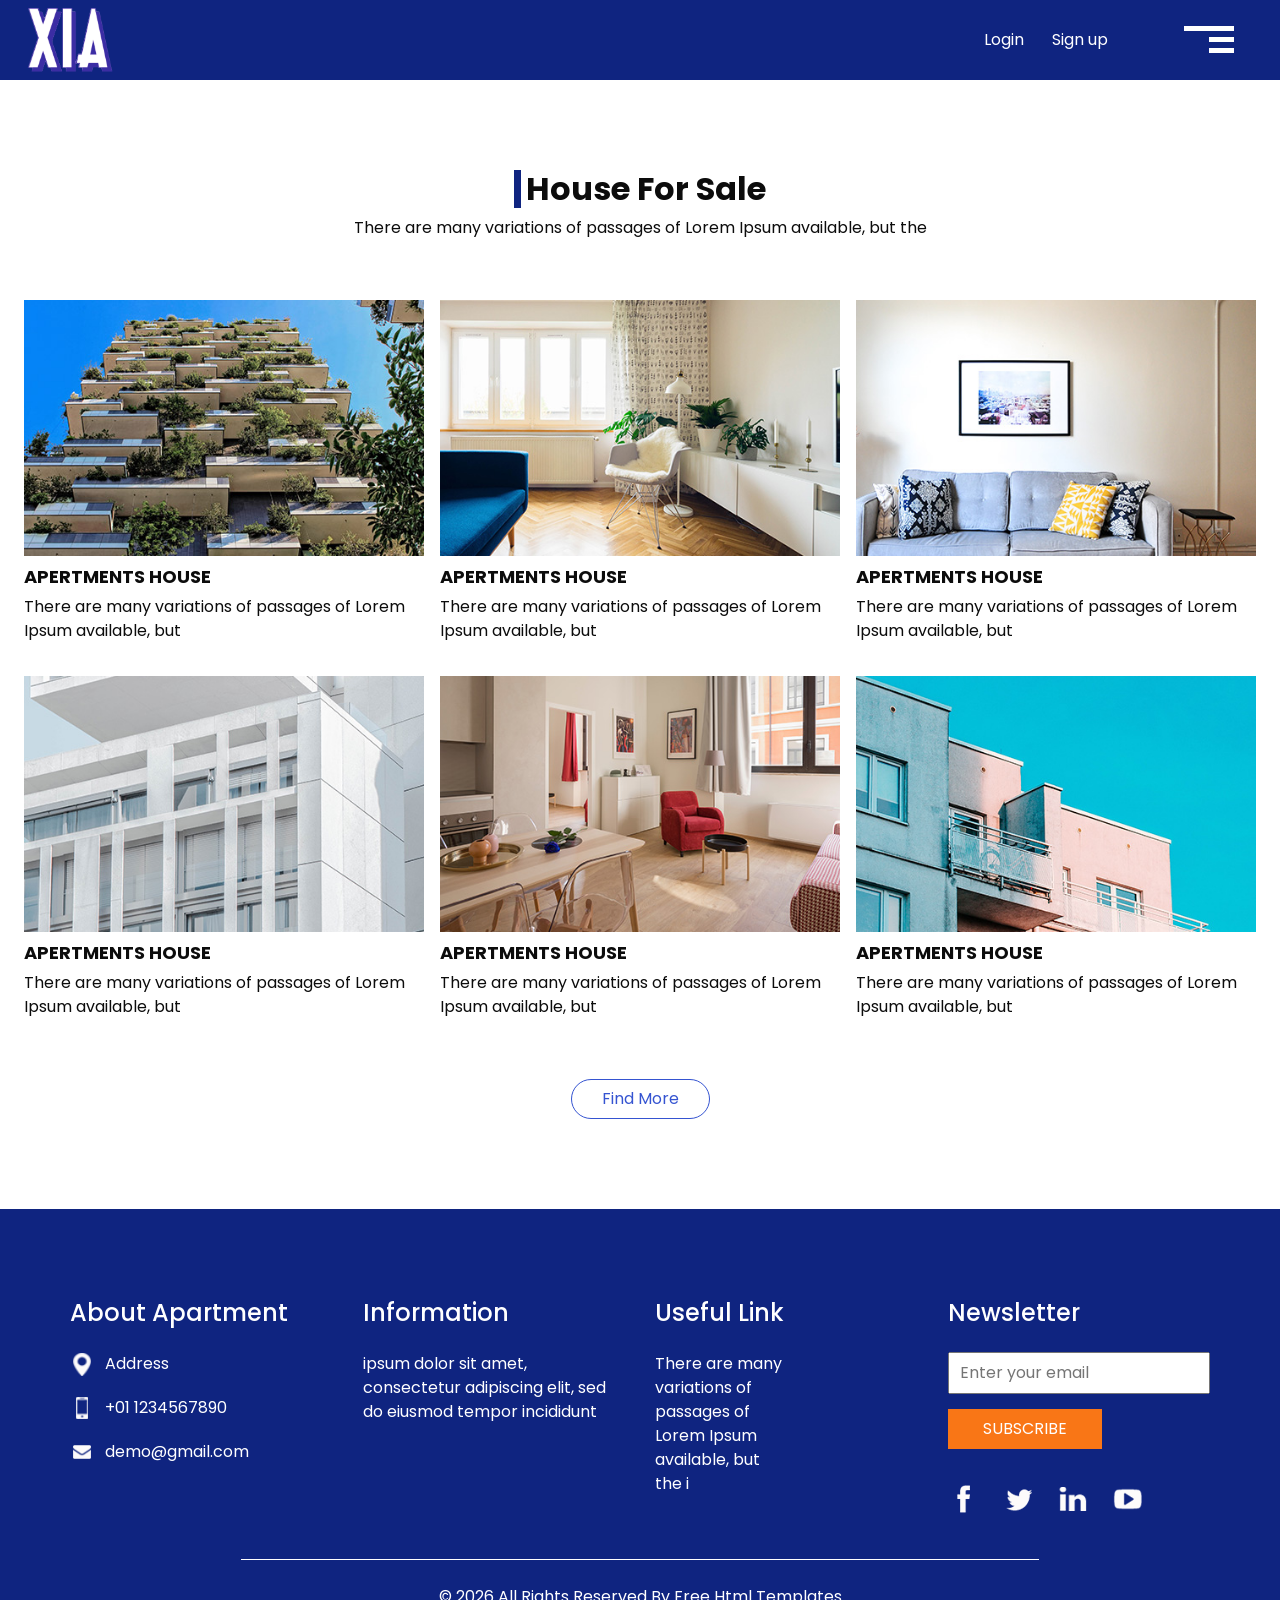
<file: house.html>
<!DOCTYPE html>
<html>

<head>
  <!-- Basic -->
  <meta charset="utf-8" />
  <meta http-equiv="X-UA-Compatible" content="IE=edge" />
  <!-- Mobile Metas -->
  <meta name="viewport" content="width=device-width, initial-scale=1, shrink-to-fit=no" />
  <!-- Site Metas -->
  <meta name="keywords" content="" />
  <meta name="description" content="" />
  <meta name="author" content="" />

  <title>Teaser</title>


  <!-- bootstrap core css -->
  <link rel="stylesheet" type="text/css" href="css/bootstrap.css" />

  <!-- fonts style -->
  <link href="https://fonts.googleapis.com/css?family=Poppins:400,700|Raleway:400,700&display=swap" rel="stylesheet">
  <!-- Custom styles for this template -->
  <link href="css/style.css" rel="stylesheet" />
  <!-- responsive style -->
  <link href="css/responsive.css" rel="stylesheet" />
</head>

<body class="sub_page">
  <div class="hero_area">
    <!-- header section strats -->
    <header class="header_section">
      <div class="container-fluid">
        <nav class="navbar navbar-expand-lg custom_nav-container">
          <a class="navbar-brand" href="index.html">
            <img src="images/logo.png" alt="" />
          </a>
          <div class="navbar-collapse" id="">
            <ul class="navbar-nav justify-content-between ">
              <div class="User_option">
                <li class="">
                  <a class="mr-4" href="">
                    Login
                  </a>
                  <a class="" href="">
                    Sign up
                  </a>
                </li>
              </div>
            </ul>

            <div class="custom_menu-btn">
              <button onclick="openNav()">
                <span class="s-1">

                </span>
                <span class="s-2">

                </span>
                <span class="s-3">

                </span>
              </button>
            </div>
            <div id="myNav" class="overlay">
              <div class="overlay-content">
                <a href="index.html">HOME</a>
                <a href="about.html">ABOUT</a>
                <a href="house.html">HOUSE</a>
                <a href="price.html">PRICING</a>
                <a href="contact.html">CONTACT US</a>
              </div>
            </div>
          </div>
        </nav>
      </div>
    </header>
    <!-- end header section -->
  </div>

  <!-- sale section -->

  <section class="sale_section layout_padding">
    <div class="container-fluid">
      <div class="heading_container">
        <h2>
          House For Sale
        </h2>
        <p>
          There are many variations of passages of Lorem Ipsum available, but the
        </p>
      </div>
      <div class="sale_container">
        <div class="box">
          <div class="img-box">
            <img src="images/s-1.jpg" alt="">
          </div>
          <div class="detail-box">
            <h6>
              apertments house
            </h6>
            <p>
              There are many variations of passages of Lorem Ipsum available, but
            </p>
          </div>
        </div>
        <div class="box">
          <div class="img-box">
            <img src="images/s-2.jpg" alt="">
          </div>
          <div class="detail-box">
            <h6>
              apertments house
            </h6>
            <p>
              There are many variations of passages of Lorem Ipsum available, but
            </p>
          </div>
        </div>
        <div class="box">
          <div class="img-box">
            <img src="images/s-3.jpg" alt="">
          </div>
          <div class="detail-box">
            <h6>
              apertments house
            </h6>
            <p>
              There are many variations of passages of Lorem Ipsum available, but
            </p>
          </div>
        </div>
        <div class="box">
          <div class="img-box">
            <img src="images/s-4.jpg" alt="">
          </div>
          <div class="detail-box">
            <h6>
              apertments house
            </h6>
            <p>
              There are many variations of passages of Lorem Ipsum available, but
            </p>
          </div>
        </div>
        <div class="box">
          <div class="img-box">
            <img src="images/s-5.jpg" alt="">
          </div>
          <div class="detail-box">
            <h6>
              apertments house
            </h6>
            <p>
              There are many variations of passages of Lorem Ipsum available, but
            </p>
          </div>
        </div>
        <div class="box">
          <div class="img-box">
            <img src="images/s-6.jpg" alt="">
          </div>
          <div class="detail-box">
            <h6>
              apertments house
            </h6>
            <p>
              There are many variations of passages of Lorem Ipsum available, but
            </p>
          </div>
        </div>
      </div>
      <div class="btn-box">
        <a href="">
          Find More
        </a>
      </div>
    </div>
  </section>

  <!-- end sale section -->



  <!-- info section -->
  <section class="info_section ">
    <div class="container">
      <div class="row">
        <div class="col-md-3">
          <div class="info_contact">
            <h5>
              About Apartment
            </h5>
            <div>
              <div class="img-box">
                <img src="images/location.png" width="18px" alt="">
              </div>
              <p>
                Address
              </p>
            </div>
            <div>
              <div class="img-box">
                <img src="images/phone.png" width="12px" alt="">
              </div>
              <p>
                +01 1234567890
              </p>
            </div>
            <div>
              <div class="img-box">
                <img src="images/mail.png" width="18px" alt="">
              </div>
              <p>
                demo@gmail.com
              </p>
            </div>
          </div>
        </div>
        <div class="col-md-3">
          <div class="info_info">
            <h5>
              Information
            </h5>
            <p>
              ipsum dolor sit amet, consectetur adipiscing elit, sed do eiusmod tempor incididunt
            </p>
          </div>
        </div>

        <div class="col-md-3">
          <div class="info_links">
            <h5>
              Useful Link
            </h5>
            <ul>
              <li>
                <a href="">
                  There are many
                </a>
              </li>
              <li>
                <a href="">
                  variations of
                </a>
              </li>
              <li>
                <a href="">
                  passages of
                </a>
              </li>
              <li>
                <a href="">
                  Lorem Ipsum
                </a>
              </li>
              <li>
                <a href="">
                  available, but
                </a>
              </li>
              <li>
                <a href="">
                  the i
                </a>
              </li>
            </ul>
          </div>
        </div>
        <div class="col-md-3">
          <div class="info_form ">
            <h5>
              Newsletter
            </h5>
            <form action="">
              <input type="email" placeholder="Enter your email">
              <button>
                Subscribe
              </button>
            </form>
            <div class="social_box">
              <a href="">
                <img src="images/fb.png" alt="">
              </a>
              <a href="">
                <img src="images/twitter.png" alt="">
              </a>
              <a href="">
                <img src="images/linkedin.png" alt="">
              </a>
              <a href="">
                <img src="images/youtube.png" alt="">
              </a>
            </div>
          </div>
        </div>
      </div>
    </div>
  </section>

  <!-- end info_section -->


  <!-- footer section -->
  <section class="container-fluid footer_section ">
    <div class="container">
      <p>
        &copy; <span id="displayYear"></span> All Rights Reserved By
        <a href="https://html.design/">Free Html Templates</a>
      </p>
    </div>
  </section>
  <!-- end  footer section -->


  <script type="text/javascript" src="js/jquery-3.4.1.min.js"></script>
  <script type="text/javascript" src="js/bootstrap.js"></script>
  <script type="text/javascript" src="js/custom.js"></script>

</body>
</body>

</html>
</file>
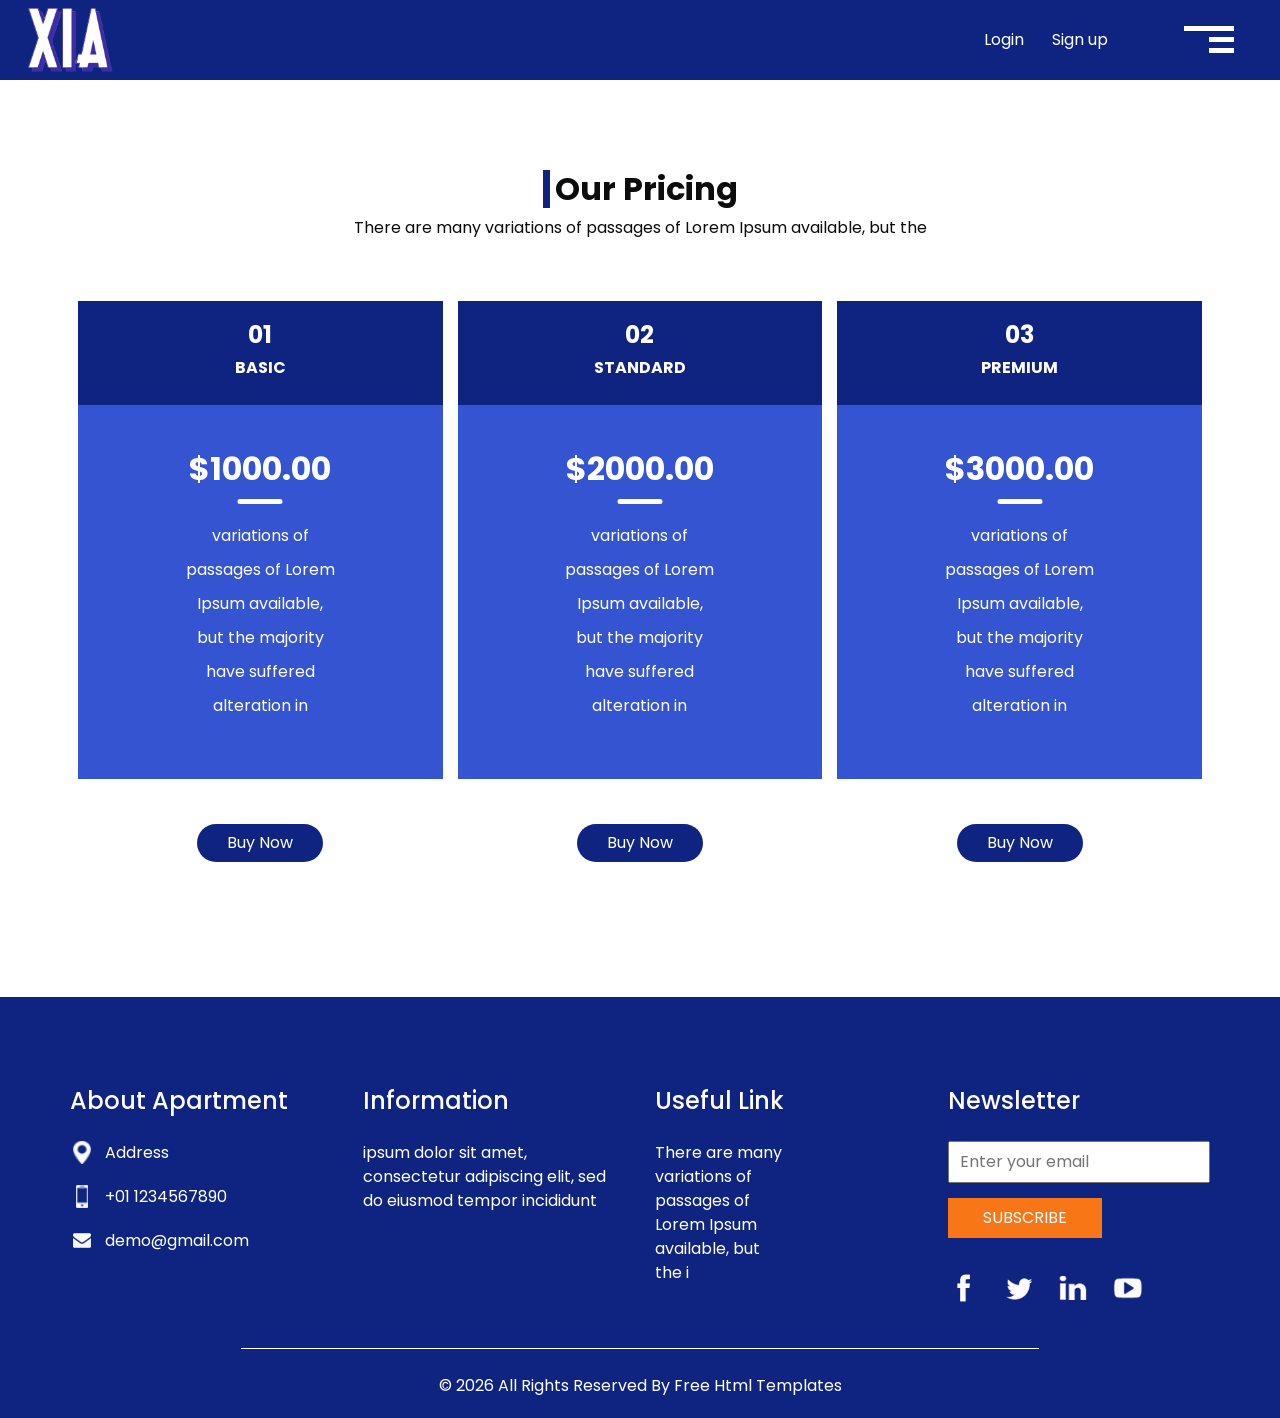
<file: price.html>
<!DOCTYPE html>
<html>

<head>
  <!-- Basic -->
  <meta charset="utf-8" />
  <meta http-equiv="X-UA-Compatible" content="IE=edge" />
  <!-- Mobile Metas -->
  <meta name="viewport" content="width=device-width, initial-scale=1, shrink-to-fit=no" />
  <!-- Site Metas -->
  <meta name="keywords" content="" />
  <meta name="description" content="" />
  <meta name="author" content="" />

  <title>Teaser</title>

  <!-- bootstrap core css -->
  <link rel="stylesheet" type="text/css" href="css/bootstrap.css" />

  <!-- fonts style -->
  <link href="https://fonts.googleapis.com/css?family=Poppins:400,700|Raleway:400,700&display=swap" rel="stylesheet">
  <!-- Custom styles for this template -->
  <link href="css/style.css" rel="stylesheet" />
  <!-- responsive style -->
  <link href="css/responsive.css" rel="stylesheet" />
</head>

<body class="sub_page">
  <div class="hero_area">
    <!-- header section strats -->
    <header class="header_section">
      <div class="container-fluid">
        <nav class="navbar navbar-expand-lg custom_nav-container">
          <a class="navbar-brand" href="index.html">
            <img src="images/logo.png" alt="" />
          </a>
          <div class="navbar-collapse" id="">
            <ul class="navbar-nav justify-content-between ">
              <div class="User_option">
                <li class="">
                  <a class="mr-4" href="">
                    Login
                  </a>
                  <a class="" href="">
                    Sign up
                  </a>
                </li>
              </div>
            </ul>

            <div class="custom_menu-btn">
              <button onclick="openNav()">
                <span class="s-1">

                </span>
                <span class="s-2">

                </span>
                <span class="s-3">

                </span>
              </button>
            </div>
            <div id="myNav" class="overlay">
              <div class="overlay-content">
                <a href="index.html">HOME</a>
                <a href="about.html">ABOUT</a>
                <a href="house.html">HOUSE</a>
                <a href="price.html">PRICING</a>
                <a href="contact.html">CONTACT US</a>
              </div>
            </div>
          </div>
        </nav>
      </div>
    </header>
    <!-- end header section -->
  </div>


  <!-- price section -->

  <section class="price_section layout_padding">
    <div class="container">
      <div class="heading_container">
        <h2>
          Our Pricing
        </h2>
        <p>
          There are many variations of passages of Lorem Ipsum available, but the
        </p>
      </div>
      <div class="price_container">
        <div class="box">
          <div class="detail-box">
            <div class="heading-box">
              <h4>
                01
              </h4>
              <h6>
                Basic
              </h6>
            </div>
            <div class="text-box">
              <h2>
                $1000.00
              </h2>
              <ul>
                <li>
                  variations of
                </li>
                <li>
                  passages of Lorem
                </li>
                <li>
                  Ipsum available,
                </li>
                <li>
                  but the majority
                </li>
                <li>
                  have suffered
                </li>
                <li>
                  alteration in
                </li>
              </ul>
            </div>
          </div>
          <div class="btn-box">
            <a href="">
              Buy Now
            </a>
          </div>
        </div>
        <div class="box">
          <div class="detail-box">
            <div class="heading-box">
              <h4>
                02
              </h4>
              <h6>
                Standard
              </h6>
            </div>
            <div class="text-box">
              <h2>
                $2000.00
              </h2>
              <ul>
                <li>
                  variations of
                </li>
                <li>
                  passages of Lorem
                </li>
                <li>
                  Ipsum available,
                </li>
                <li>
                  but the majority
                </li>
                <li>
                  have suffered
                </li>
                <li>
                  alteration in
                </li>
              </ul>
            </div>
          </div>
          <div class="btn-box">
            <a href="">
              Buy Now
            </a>
          </div>
        </div>
        <div class="box">
          <div class="detail-box">
            <div class="heading-box">
              <h4>
                03
              </h4>
              <h6>
                Premium
              </h6>
            </div>
            <div class="text-box">
              <h2>
                $3000.00
              </h2>
              <ul>
                <li>
                  variations of
                </li>
                <li>
                  passages of Lorem
                </li>
                <li>
                  Ipsum available,
                </li>
                <li>
                  but the majority
                </li>
                <li>
                  have suffered
                </li>
                <li>
                  alteration in
                </li>
              </ul>
            </div>
          </div>
          <div class="btn-box">
            <a href="">
              Buy Now
            </a>
          </div>
        </div>
      </div>
    </div>
  </section>
  <!-- end price section -->

  <!-- info section -->
  <section class="info_section ">
    <div class="container">
      <div class="row">
        <div class="col-md-3">
          <div class="info_contact">
            <h5>
              About Apartment
            </h5>
            <div>
              <div class="img-box">
                <img src="images/location.png" width="18px" alt="">
              </div>
              <p>
                Address
              </p>
            </div>
            <div>
              <div class="img-box">
                <img src="images/phone.png" width="12px" alt="">
              </div>
              <p>
                +01 1234567890
              </p>
            </div>
            <div>
              <div class="img-box">
                <img src="images/mail.png" width="18px" alt="">
              </div>
              <p>
                demo@gmail.com
              </p>
            </div>
          </div>
        </div>
        <div class="col-md-3">
          <div class="info_info">
            <h5>
              Information
            </h5>
            <p>
              ipsum dolor sit amet, consectetur adipiscing elit, sed do eiusmod tempor incididunt
            </p>
          </div>
        </div>

        <div class="col-md-3">
          <div class="info_links">
            <h5>
              Useful Link
            </h5>
            <ul>
              <li>
                <a href="">
                  There are many
                </a>
              </li>
              <li>
                <a href="">
                  variations of
                </a>
              </li>
              <li>
                <a href="">
                  passages of
                </a>
              </li>
              <li>
                <a href="">
                  Lorem Ipsum
                </a>
              </li>
              <li>
                <a href="">
                  available, but
                </a>
              </li>
              <li>
                <a href="">
                  the i
                </a>
              </li>
            </ul>
          </div>
        </div>
        <div class="col-md-3">
          <div class="info_form ">
            <h5>
              Newsletter
            </h5>
            <form action="">
              <input type="email" placeholder="Enter your email">
              <button>
                Subscribe
              </button>
            </form>
            <div class="social_box">
              <a href="">
                <img src="images/fb.png" alt="">
              </a>
              <a href="">
                <img src="images/twitter.png" alt="">
              </a>
              <a href="">
                <img src="images/linkedin.png" alt="">
              </a>
              <a href="">
                <img src="images/youtube.png" alt="">
              </a>
            </div>
          </div>
        </div>
      </div>
    </div>
  </section>

  <!-- end info_section -->


  <!-- footer section -->
  <section class="container-fluid footer_section ">
    <div class="container">
      <p>
        &copy; <span id="displayYear"></span> All Rights Reserved By
        <a href="https://html.design/">Free Html Templates</a>
      </p>
    </div>
  </section>
  <!-- end  footer section -->


  <script type="text/javascript" src="js/jquery-3.4.1.min.js"></script>
  <script type="text/javascript" src="js/bootstrap.js"></script>
  <script type="text/javascript" src="js/custom.js"></script>

</body>
</body>

</html>
</file>
<file: assets/css/style.css>
@charset "UTF-8";
:root {
  --bg:#101717;
  --surface:#172020;
  --ink:#f0f3eb;
  --muted:#a4b3ac;
  --accent:#b1eed7;
  --line:#31413b;
  --serif:Georgia,'Times New Roman',serif;
  --sans:Inter,-apple-system,BlinkMacSystemFont,'Segoe UI',sans-serif;
  --mono:'SFMono-Regular',Consolas,'Liberation Mono',monospace;
  color-scheme:dark;
}
* {
  box-sizing:border-box;
}
html {
  scroll-behavior:smooth;
  scroll-padding-top:96px;
}
body {
  margin:0;
  background:var(--bg);
  color:var(--ink);
  font:16px/1.65 var(--sans);
  -webkit-font-smoothing:antialiased;
}
a {
  color:inherit;
  text-decoration:none;
}
button {
  font:inherit;
}
a,button {
  touch-action:manipulation;
}
a:focus-visible,button:focus-visible,summary:focus-visible,[tabindex]:focus-visible {
  outline:2px solid var(--accent);
  outline-offset:6px;
}
a:hover {
  color:var(--accent);
}
img {
  display:block;
  max-width:100%;
  height:auto;
}
h1,h2,h3,p,figure {
  margin:0;
}
h1,h2,h3 {
  font-weight:500;
  line-height:1.12;
}
em {
  font-family:var(--serif);
  font-weight:400;
}
::selection {
  background:var(--accent);
  color:var(--bg);
}
.section-width {
  width:min(1240px,calc(100% - 112px));
  margin-inline:auto;
}
.eyebrow {
  font:12px/1.5 var(--mono);
  letter-spacing:.075em;
  text-transform:uppercase;
  color:var(--accent);
}
.small-line {
  display:inline-block;
  width:26px;
  height:1px;
  margin:0 10px 4px 0;
  background:currentColor;
}
.muted {
  color:var(--muted);
}
.text-link {
  display:inline-flex;
  align-items:center;
  gap:12px;
  border-bottom:1px solid #61766b;
  padding-bottom:3px;
  font-size:14px;
}
.file-type {
  font:10px var(--mono);
  letter-spacing:.03em;
  color:var(--muted);
}
.skip-link {
  position:fixed;
  left:20px;
  top:-100px;
  background:var(--accent);
  color:var(--bg);
  padding:12px 20px;
  z-index:10;
}
.skip-link:focus {
  top:12px;
}
.site-header {
  height:94px;
  padding-inline:56px;
  max-width:1440px;
  margin:auto;
  display:flex;
  align-items:center;
  justify-content:space-between;
  border-bottom:1px solid var(--line);
}
.wordmark {
  font-weight:650;
  font-size:25px;
  letter-spacing:-.045em;
  display:flex;
  gap:14px;
  align-items:center;
}
.wordmark-symbol {
  font-size:29px;
  font-weight:400;
  color:var(--accent);
}
nav {
  display:flex;
  align-items:center;
  gap:32px;
}
nav a {
  font-size:14px;
}
nav .nav-cv {
  padding:7px 14px;
  border:1px solid var(--line);
  border-radius:3px;
}
.nav-cv .file-type {
  margin-left:8px;
}
.hero {
  padding:86px 0 88px;
  display:grid;
  grid-template-columns:1.07fr 1fr;
  gap:58px;
  align-items:center;
}
.hero h1 {
  font-size:clamp(48px,5.25vw,76px);
  letter-spacing:-.055em;
  line-height:1.04;
  margin:25px 0;
}
.hero h1 em {
  color:var(--accent);
  letter-spacing:-.045em;
}
.hero-description {
  max-width:495px;
  font-size:17px;
  line-height:1.7;
  color:#bcc8c1;
}
.hero-links {
  display:flex;
  gap:27px;
  align-items:center;
  margin-top:29px;
}
.button {
  display:inline-flex;
  gap:28px;
  align-items:center;
  background:var(--accent);
  color:#132a20;
  border:1px solid var(--accent);
  padding:12px 19px;
  border-radius:3px;
  font-size:14px;
  font-weight:550;
}
.button:hover {
  color:#132a20;
  background:#cff6e6;
}
.button span {
  font-size:20px;
  line-height:1;
}
.current-role {
  display:flex;
  flex-wrap:wrap;
  align-items:center;
  gap:7px;
  font-size:12px;
  margin-top:42px;
  color:#b4c0b9;
}
.status-mark {
  width:6px;
  height:6px;
  background:var(--accent);
  border-radius:50%;
  margin-right:2px;
}
.role-divider {
  color:#66776f;
  margin-inline:3px;
}
.role-focus {
  flex-basis:100%;
  padding-left:15px;
  color:#81988c;
}
.spatial-lens {
  background:linear-gradient(135deg,#1a2723,#13201c 55%,#182620);
  border:1px solid #3b5146;
  border-radius:5px;
  overflow:hidden;
  position:relative;
}
.lens-top {
  display:flex;
  justify-content:space-between;
  padding:20px 22px;
  border-bottom:1px solid #32463b;
  font:11px var(--mono);
  letter-spacing:.08em;
  color:#c5d6ca;
}
.lens-coordinate {
  color:#81988c;
}
.lens-visual {
  padding:28px 16px 0;
}
.spatial-diagram {
  width:100%;
  height:auto;
  display:block;
  overflow:visible;
}
.lens-tabs {
  display:flex;
  border-top:1px solid #32463b;
  border-bottom:1px solid #32463b;
}
.lens-tabs button {
  width:33.333%;
  padding:14px 10px;
  background:transparent;
  border:0;
  border-right:1px solid #32463b;
  color:#9bac9f;
  cursor:pointer;
  font-size:13px;
  text-align:center;
}
.lens-tabs button:last-child {
  border:0;
}
.lens-tabs button span {
  font:10px var(--mono);
  margin-right:9px;
  color:#718f7c;
}
.lens-tabs button[aria-selected=true] {
  background:#263c30;
  color:#d5f3dc;
  box-shadow:inset 0 2px var(--accent);
}
.lens-tabs button[aria-selected=true] span {
  color:#9cbfac;
}
.lens-tabs button:hover {
  color:var(--ink);
}
.lens-caption {
  padding:22px 25px 12px;
  min-height:165px;
}
.lens-caption h2 {
  font-size:21px;
  letter-spacing:-.035em;
  margin-bottom:9px;
}
.lens-caption p {
  font-size:14px;
  line-height:1.55;
  color:#a8bbad;
  max-width:400px;
}
.lens-caption a {
  font-size:12px;
  display:inline-block;
  margin-top:13px;
  color:#c2e4ce;
}
.lens-caption a span {
  margin-left:6px;
}
.diagram-note {
  font:10px var(--mono);
  letter-spacing:.03em;
  color:#7f9a87;
  padding:0 25px 17px;
}
.spatial-diagram g {
  transition:opacity .35s;
}
.spatial-lens[data-perspective=relate] .room-wire {
  opacity:.42;
}
.spatial-lens[data-perspective=relate] .person-node {
  filter:drop-shadow(0 0 9px #b1eed799);
}
.spatial-lens[data-perspective=assist] .action-node {
  filter:drop-shadow(0 0 10px #b1eed7aa);
}
.research {
  border-top:1px solid var(--line);
  padding-top:66px;
  padding-bottom:84px;
}
.section-heading {
  display:flex;
  justify-content:space-between;
  align-items:end;
  gap:70px;
  margin-bottom:47px;
}
.section-heading h2 {
  font-size:39px;
  letter-spacing:-.04em;
  line-height:1.16;
  margin-top:18px;
}
.section-intro {
  max-width:395px;
  font-size:15px;
  color:var(--muted);
  line-height:1.75;
}
.research-grid {
  display:grid;
  grid-template-columns:1fr 1fr;
  gap:54px 38px;
}
.project {
  min-width:0;
  scroll-margin-top:35px;
}
.project-image {
  position:relative;
  display:flex;
  align-items:center;
  justify-content:center;
  height:282px;
  background:#e7ebe5;
  overflow:hidden;
  border-radius:4px;
}
.project-image img {
  width:100%;
  height:100%;
  object-fit:contain;
  transition:transform .35s;
}
.project-image:hover img {
  transform:scale(1.025);
}
.image-label {
  position:absolute;
  top:14px;
  left:14px;
  background:#14201ff0;
  color:#def3e7;
  padding:5px 9px;
  font:10px/1.5 var(--mono);
  letter-spacing:.07em;
  border-radius:2px;
}
.play-label {
  position:absolute;
  bottom:13px;
  right:13px;
  display:flex;
  align-items:center;
  gap:7px;
  background:#11201fed;
  color:#e7f5ec;
  padding:6px 11px;
  border:1px solid #61796c;
  border-radius:3px;
  font-size:11px;
}
.play-label span {
  font-size:20px;
  line-height:1;
}
.project-meta {
  display:flex;
  flex-wrap:wrap;
  align-items:center;
  gap:9px 15px;
  font:10px/1.5 var(--mono);
  text-transform:uppercase;
  letter-spacing:.035em;
  margin:23px 0 11px;
  color:#82988a;
}
.project-meta span:first-child {
  color:var(--accent);
}
.project h3 {
  font-size:28px;
  letter-spacing:-.035em;
}
.project-question {
  font-size:17px;
  color:#d6dfd5;
  margin:11px 0 9px;
  line-height:1.4;
}
.project>p:not(.project-question) {
  font-size:14px;
  line-height:1.7;
  color:var(--muted);
  max-width:540px;
}
.project .paper-title {
  margin-top:12px;
  color:#89998f!important;
  font-size:12px!important;
}
.project-links {
  display:flex;
  gap:24px;
  margin-top:16px;
}
.project-links a {
  font-size:13px;
  border-bottom:1px solid #50675b;
  padding-bottom:2px;
}
.project-links span {
  margin-left:6px;
  color:#a5bfb0;
}
.more-work {
  border-top:1px solid var(--line);
  border-bottom:1px solid var(--line);
  margin-top:59px;
}
.more-work summary {
  list-style:none;
  cursor:pointer;
  font-size:17px;
  padding:22px 0;
  display:flex;
  justify-content:space-between;
  align-items:center;
}
.more-work summary::-webkit-details-marker {
  display:none;
}
.more-work summary>span {
  font-size:28px;
  font-weight:300;
  color:var(--accent);
}
.more-work[open] summary>span {
  transform:rotate(45deg);
}
.publication-list>div {
  display:grid;
  grid-template-columns:185px 1fr 72px;
  align-items:baseline;
  gap:22px;
  padding:19px 0;
  border-top:1px solid #293930;
}
.publication-list span {
  font-size:11px;
  color:var(--muted);
}
.publication-list h3 {
  font-size:15px;
  line-height:1.5;
}
.publication-list a {
  font-size:12px;
  color:var(--accent);
  text-align:right;
}
.research-footer {
  display:flex;
  justify-content:space-between;
  align-items:center;
  margin-top:26px;
  gap:20px;
  color:var(--muted);
  font-size:12px;
}
.research-footer .text-link {
  font-size:12px;
}
.now-section {
  background:#c4e8d8;
  color:#152f25;
  padding:75px 0 80px;
}
.now-layout {
  display:grid;
  grid-template-columns:1fr 1fr;
  gap:70px;
}
.now-section .eyebrow {
  color:#3b6653;
}
.now-section h2 {
  font-size:42px;
  letter-spacing:-.04em;
  line-height:1.2;
  margin-top:24px;
}
.now-section h2 em {
  color:#38634e;
}
.employer {
  display:flex;
  align-items:center;
  gap:23px;
  margin-top:47px;
}
.employer-name {
  font-size:30px;
  font-weight:600;
  letter-spacing:-1.6px;
}
.employer>div {
  border-left:1px solid #80a58f;
  padding-left:23px;
  font-size:14px;
}
.employer>div>span {
  display:block;
  font:11px var(--mono);
  margin-top:4px;
  color:#4b6a5b;
}
.now-copy {
  padding-top:39px;
}
.lead {
  font-size:21px;
  line-height:1.5;
  letter-spacing:-.025em;
}
.now-copy>p:not(.lead) {
  font-size:15px;
  line-height:1.8;
  color:#385948;
  margin-top:19px;
}
.work-topics {
  display:flex;
  flex-wrap:wrap;
  gap:10px;
  margin-top:27px;
}
.work-topics span {
  border:1px solid #89ac96;
  padding:5px 10px;
  font:11px/1.6 var(--mono);
  border-radius:2px;
}
.about {
  padding:82px 0 78px;
}
.about .section-heading {
  margin-bottom:41px;
}
.about-layout {
  display:grid;
  grid-template-columns:230px 1fr;
  gap:70px;
}
.about-profile img {
  border-radius:4px;
  max-width:220px;
}
.portrait-caption {
  font-size:16px;
  margin-top:15px;
}
.portrait-caption span {
  display:block;
  color:var(--muted);
  font-size:12px;
  margin-top:3px;
}
.about-copy>.lead {
  max-width:770px;
}
.about-copy>p:not(.lead) {
  color:var(--muted);
  font-size:15px;
  line-height:1.8;
  margin-top:20px;
}
.about-copy>p a {
  color:var(--ink);
  border-bottom:1px solid #49634f;
}
.about-copy>.text-link {
  margin-top:22px;
}
.background-columns {
  display:grid;
  grid-template-columns:1fr 1fr;
  gap:35px;
  margin-top:40px;
  padding-top:28px;
  border-top:1px solid var(--line);
}
.background-columns h3 {
  font:11px var(--mono);
  color:var(--accent);
  text-transform:uppercase;
  letter-spacing:.08em;
}
.experience-list {
  list-style:none;
  padding:0;
  margin:21px 0 0;
}
.experience-list li {
  margin-bottom:20px;
}
.experience-list strong {
  display:block;
  font-size:14px;
  font-weight:500;
}
.experience-list span {
  display:block;
  font-size:12px;
  color:var(--muted);
  line-height:1.7;
  margin-top:4px;
}
.contact {
  padding-top:54px;
  padding-bottom:58px;
  border-top:1px solid var(--line);
}
.contact-layout {
  display:grid;
  grid-template-columns:1.2fr 1fr;
  gap:65px;
  align-items:end;
  margin-top:22px;
}
.contact h2 {
  font-size:38px;
  letter-spacing:-.04em;
  line-height:1.2;
}
.contact h2 em {
  color:var(--accent);
}
.contact-layout p {
  font-size:14px;
  color:var(--muted);
  line-height:1.8;
}
.email-link {
  display:inline-block;
  font-size:18px;
  margin-top:22px;
  border-bottom:1px solid #61776a;
  padding-bottom:5px;
}
.email-link span {
  margin-left:18px;
  color:var(--accent);
}
.site-footer {
  border-top:1px solid var(--line);
  padding-top:26px;
  padding-bottom:34px;
  display:flex;
  justify-content:space-between;
  gap:22px;
  font-size:11px;
  color:#8ca296;
}
.site-footer div {
  display:flex;
  gap:22px;
}
.site-footer p {
  color:#8ca296;
}
@media(min-width:1500px) {
  .hero {
    padding-top:100px;
    padding-bottom:100px;
  }
  .hero h1 {
    font-size:78px;
  }
}
@media(max-width:1100px) {
  .section-width {
    width:calc(100% - 72px);
  }
  .site-header {
    padding-inline:36px;
  }
  .hero {
    gap:35px;
    padding-top:66px;
  }
  .hero h1 {
    font-size:59px;
  }
  .hero .eyebrow {
    font-size:10px;
  }
  .lens-top {
    padding:17px;
    font-size:10px;
  }
  .lens-visual {
    padding:24px 4px 0;
  }
  .lens-caption {
    padding-inline:19px;
    min-height:185px;
  }
  .diagram-note {
    padding-inline:19px;
  }
  .section-heading {
    gap:35px;
  }
  .section-heading h2 {
    font-size:34px;
  }
  .section-intro {
    max-width:340px;
  }
  .project-image {
    height:235px;
  }
  .about-layout {
    grid-template-columns:200px 1fr;
    gap:40px;
  }
  .now-layout {
    gap:45px;
  }
  .now-section h2 {
    font-size:36px;
  }
  .contact-layout {
    gap:40px;
  }
  .contact h2 {
    font-size:34px;
  }
}
@media(max-width:800px) {
  .section-width {
    width:calc(100% - 48px);
  }
  .site-header {
    height:78px;
    padding-inline:24px;
  }
  nav {
    gap:20px;
  }
  .wordmark {
    font-size:23px;
  }
  .hero {
    grid-template-columns:1fr;
    gap:40px;
    padding-top:52px;
    padding-bottom:54px;
  }
  .hero h1 {
    font-size:clamp(55px,8.7vw,76px);
  }
  .hero .eyebrow {
    font-size:11px;
  }
  .hero-description {
    max-width:560px;
  }
  .current-role {
    margin-top:27px;
  }
  .role-focus {
    flex-basis:auto;
    padding-left:5px;
  }
  .spatial-lens {
    max-width:580px;
    width:100%;
    justify-self:center;
  }
  .lens-visual {
    padding:20px 40px 0;
  }
  .lens-caption {
    min-height:160px;
  }
  .lens-top {
    padding-inline:22px;
  }
  .section-heading {
    display:block;
    margin-bottom:33px;
  }
  .section-intro {
    max-width:590px;
    margin-top:23px;
  }
  .research {
    padding-top:44px;
    padding-bottom:50px;
  }
  .research-grid {
    gap:40px 25px;
  }
  .project-image {
    height:200px;
  }
  .project h3 {
    font-size:25px;
  }
  .project-meta {
    font-size:9px;
    display:block;
  }
  .project-meta span {
    display:block;
  }
  .project-meta span+span {
    margin-top:4px;
  }
  .image-label {
    font-size:8px;
    top:9px;
    left:9px;
  }
  .project-question {
    font-size:16px;
  }
  .publication-list>div {
    grid-template-columns:130px 1fr 50px;
    gap:13px;
  }
  .research-footer {
    align-items:start;
    flex-direction:column;
    gap:12px;
  }
  .now-layout {
    grid-template-columns:1fr;
    gap:20px;
  }
  .now-section {
    padding:50px 0;
  }
  .now-section h2 {
    font-size:40px;
  }
  .employer {
    margin-top:25px;
  }
  .now-copy {
    padding-top:10px;
  }
  .about {
    padding:54px 0;
  }
  .about-layout {
    grid-template-columns:145px 1fr;
    gap:28px;
  }
  .background-columns {
    grid-template-columns:1fr;
    gap:15px;
  }
  .contact-layout {
    grid-template-columns:1fr;
    gap:24px;
  }
  .contact h2 {
    font-size:36px;
  }
  .site-footer {
    flex-wrap:wrap;
  }
  .site-footer p {
    display:none;
  }
}
@media(max-width:540px) {
  .section-width {
    width:calc(100% - 40px);
  }
  .site-header {
    padding-inline:20px;
    height:74px;
  }
  .wordmark {
    font-size:22px;
    gap:8px;
  }
  .wordmark-symbol {
    font-size:25px;
  }
  nav {
    gap:15px;
  }
  nav a {
    font-size:12px;
  }
  nav a[href='#contact'] {
    display:none;
  }
  nav .nav-cv {
    padding:5px 10px;
  }
  .nav-cv .file-type {
    display:none;
  }
  .hero {
    padding-top:38px;
    gap:33px;
  }
  .hero h1 {
    font-size:56px;
    margin-top:24px;
  }
  .hero-description {
    font-size:16px;
  }
  .hero-links {
    gap:20px;
  }
  .hero-links .text-link {
    font-size:12px;
  }
  .button {
    font-size:12px;
    gap:18px;
    padding:11px 15px;
  }
  .current-role {
    font-size:11px;
  }
  .role-focus {
    flex-basis:100%;
    padding-left:15px;
  }
  .lens-visual {
    padding:17px 8px 0;
  }
  .lens-top {
    font-size:9px;
    padding:17px;
  }
  .lens-tabs button {
    font-size:12px;
    padding:13px 8px;
  }
  .lens-tabs button span {
    font-size:9px;
    margin-right:6px;
  }
  .lens-caption h2 {
    font-size:20px;
  }
  .lens-caption p {
    font-size:13px;
  }
  .lens-caption {
    min-height:169px;
    padding:20px 19px 13px;
  }
  .section-heading h2 {
    font-size:31px;
  }
  .section-intro {
    font-size:14px;
  }
  .research-grid {
    grid-template-columns:1fr;
    gap:39px;
  }
  .project-image {
    height:auto;
    aspect-ratio:1.75;
  }
  .project-meta {
    font-size:10px;
    display:flex;
    margin-top:18px;
  }
  .project-meta span+span {
    margin-top:0;
  }
  .image-label {
    font-size:9px;
    top:11px;
    left:11px;
  }
  .project h3 {
    font-size:28px;
  }
  .project-question {
    font-size:17px;
  }
  .project>p:not(.project-question) {
    font-size:15px;
  }
  .project .paper-title {
    font-size:12px!important;
  }
  .more-work {
    margin-top:38px;
  }
  .more-work summary {
    font-size:16px;
  }
  .publication-list>div {
    grid-template-columns:1fr 56px;
    gap:5px 12px;
  }
  .publication-list span {
    grid-column:1/-1;
  }
  .publication-list h3 {
    font-size:14px;
  }
  .publication-list a {
    font-size:11px;
  }
  .research-footer {
    font-size:11px;
  }
  .research-footer .text-link {
    font-size:11px;
  }
  .now-section h2 {
    font-size:36px;
  }
  .now-copy .lead {
    font-size:20px;
  }
  .work-topics {
    gap:7px;
  }
  .work-topics span {
    font-size:10px;
    padding:4px 8px;
  }
  .about-layout {
    grid-template-columns:1fr;
    gap:25px;
  }
  .about-profile {
    display:flex;
    gap:20px;
    align-items:center;
  }
  .about-profile img {
    width:90px;
    height:90px;
  }
  .portrait-caption {
    margin-top:0;
  }
  .about-copy>.lead {
    font-size:20px;
  }
  .background-columns {
    grid-template-columns:1fr 1fr;
    gap:20px;
    margin-top:30px;
  }
  .experience-list strong {
    font-size:13px;
  }
  .experience-list span {
    font-size:11px;
  }
  .contact {
    padding-top:40px;
    padding-bottom:43px;
  }
  .contact h2 {
    font-size:32px;
  }
  .email-link {
    font-size:17px;
  }
  .email-link span {
    margin-left:8px;
  }
  .site-footer {
    font-size:10px;
  }
  .site-footer div {
    gap:16px;
  }
  .eyebrow {
    font-size:11px;
  }
}
@media(prefers-reduced-motion:reduce) {
  html {
    scroll-behavior:auto;
  }
  *,*::before,*::after {
    transition:none!important;
    animation:none!important;
  }
}
@media print {
  body {
    background:white;
    color:#111;
  }
  header,.hero-links,.spatial-lens,.project-image,.contact,.site-footer {
    display:none;
  }
  .section-width {
    width:100%;
  }
  .hero,.now-layout,.about-layout {
    display:block;
    padding:20px 0;
  }
  .hero h1 {
    font-size:36px;
  }
  .research-grid {
    gap:20px;
  }
  .now-section {
    background:white;
    color:#111;
  }
  .project,.background-columns {
    break-inside:avoid;
  }
  a {
    color:inherit;
  }
  .muted,.hero-description,.project>p:not(.project-question),.about-copy>p:not(.lead) {
    color:#333;
  }
}
</file>
<file: css/style.css>
body {
  font-family: 'Poppins', sans-serif;
  color: #0c0c0c;
  background-color: #ffffff;
}

.layout_padding {
  padding-top: 90px;
  padding-bottom: 90px;
}

.layout_padding2 {
  padding: 45px 0;
}

.layout_padding2-top {
  padding-top: 45px;
  padding-bottom: 45px;
}

.layout_padding2-bottom {
  padding-bottom: 45px;
}

.layout_padding-top {
  padding-top: 90px;
}

.layout_padding-bottom {
  padding-bottom: 90px;
}

.heading_container {
  display: -webkit-box;
  display: -ms-flexbox;
  display: flex;
  -webkit-box-orient: vertical;
  -webkit-box-direction: normal;
      -ms-flex-direction: column;
          flex-direction: column;
}

.heading_container h2 {
  padding-left: 5px;
  position: relative;
  border-left: 7px solid #0f2480;
  font-weight: bold;
}

/*header section*/
.hero_area {
  background-image: url(../images/hero-bg.jpg);
  position: relative;
  background-repeat: no-repeat;
  background-position: top right;
  background-size: 60% 100%;
}

.sub_page .hero_area {
  height: auto;
  background: none;
  background-color: #0f2480;
}

.header_section {
  overflow-x: hidden;
}

.header_section .container-fluid {
  padding-right: 25px;
  padding-left: 25px;
}

.header_section .nav_container {
  margin: 0 auto;
}

.header_section .navbar-expand-lg .navbar-nav {
  width: 90%;
}

.header_section .user_option {
  display: -webkit-box;
  display: -ms-flexbox;
  display: flex;
  -webkit-box-align: center;
      -ms-flex-align: center;
          align-items: center;
}

.header_section .user_option a {
  display: -webkit-box;
  display: -ms-flexbox;
  display: flex;
  color: #ffffff;
  -webkit-box-align: center;
      -ms-flex-align: center;
          align-items: center;
}

.custom_nav-container.navbar-expand-lg .navbar-nav .nav-item .nav-link {
  padding: 10px 15px;
  color: #060606;
  text-align: center;
  text-transform: uppercase;
}

.custom_nav-container.navbar-expand-lg .navbar-nav .nav-item.active .nav-link, .custom_nav-container.navbar-expand-lg .navbar-nav .nav-item:hover .nav-link {
  color: #3554d1;
}

a,
a:hover,
a:focus {
  text-decoration: none;
}

a:hover,
a:focus {
  color: initial;
}

.btn,
.btn:focus {
  outline: none !important;
  -webkit-box-shadow: none;
          box-shadow: none;
}

.custom_nav-container .nav_search-btn {
  background-image: url(../images/search-icon.png);
  background-size: 17px;
  background-repeat: no-repeat;
  background-position-y: 7px;
  width: 35px;
  height: 35px;
  padding: 0;
  border: none;
}

.navbar-brand {
  display: -webkit-box;
  display: -ms-flexbox;
  display: flex;
  -webkit-box-align: center;
      -ms-flex-align: center;
          align-items: center;
}

.navbar-brand img {
  width: 90px;
}

.custom_nav-container {
  z-index: 99999;
  padding: 0;
  height: 80px;
}

.custom_nav-container .navbar-toggler {
  outline: none;
}

.custom_nav-container .navbar-toggler .navbar-toggler-icon {
  background-image: url(../images/menu.png);
  background-size: 50px;
  width: 30px;
  height: 30px;
}

.lg_toggl-btn {
  background-color: transparent;
  border: none;
  outline: none;
  width: 56px;
  height: 40px;
  cursor: pointer;
}

.lg_toggl-btn:focus {
  outline: none;
}

.User_option {
  display: -webkit-box;
  display: -ms-flexbox;
  display: flex;
  -webkit-box-align: center;
      -ms-flex-align: center;
          align-items: center;
  margin-left: auto;
  margin-right: 35px;
}

.User_option a {
  color: #ffffff;
}

.custom_menu-btn {
  z-index: 9;
  position: absolute;
  right: 15px;
  top: 7px;
}

.custom_menu-btn button {
  margin-top: 12px;
  outline: none;
  border: none;
  background-color: transparent;
}

.custom_menu-btn button span {
  display: block;
  width: 50px;
  height: 5px;
  background-color: #fff;
  margin: 6px 0;
  -webkit-transition: all .3s;
  transition: all .3s;
}

.menu_btn-style {
  position: fixed;
  right: 40px;
  top: 7px;
}

.custom_menu-btn .s-2 {
  width: 25px;
  margin-left: auto;
}

.custom_menu-btn .s-3 {
  width: 25px;
  margin-left: auto;
}

.overlay {
  height: 100%;
  width: 0;
  position: fixed;
  z-index: 1;
  top: 0;
  left: 0;
  background-color: black;
  background-color: rgba(53, 84, 209, 0.9);
  overflow-x: hidden;
  -webkit-transition: 0.5s;
  transition: 0.5s;
}

.overlay .closebtn {
  position: absolute;
  top: 0;
  right: 30px;
  font-size: 60px;
}

.overlay a {
  padding: 0px;
  text-decoration: none;
  font-size: 22px;
  color: #f1f1f1;
  display: block;
  -webkit-transition: 0.3s;
  transition: 0.3s;
  margin-bottom: 15px;
}

.overlay a:hover {
  color: #252525;
}

.overlay-content {
  position: relative;
  top: 30%;
  width: 100%;
  text-align: center;
  margin-top: 30px;
}

.menu_width {
  width: 100%;
}

/*end header section*/
/* slider section */
.slider_section {
  padding: 75px 0;
  color: #0b0b0b;
}

.slider_section .container {
  position: relative;
  z-index: 2;
}

.slider_section .row {
  -webkit-box-align: center;
      -ms-flex-align: center;
          align-items: center;
}

.slider_section .detail-box h1 {
  color: #3554d1;
  font-weight: bold;
  font-size: 4rem;
}

.slider_section .detail-box h1 span {
  color: #0f2480;
}

.slider_section .detail-box p {
  margin-top: 25px;
}

.slider_section .detail-box .btn-box {
  margin-top: 45px;
}

.slider_section .detail-box .btn-box a {
  display: inline-block;
  padding: 8px 35px;
  background-color: transparent;
  color: #3554d1;
  -webkit-transition: all 0.3s;
  transition: all 0.3s;
  border: 1px solid #3554d1;
  border-radius: 25px;
  margin-bottom: 75px;
}

.slider_section .detail-box .btn-box a:hover {
  background-color: #3554d1;
  border-color: transparent;
  color: #ffffff;
}

.find_section {
  -webkit-transform: translateY(-50%);
          transform: translateY(-50%);
}

.find_section form {
  padding: 10px 45px;
  -webkit-box-shadow: 0px 0px 20px 11px rgba(0, 0, 0, 0.09);
  box-shadow: 0px 0px 20px 11px rgba(0, 0, 0, 0.09);
  background-color: #ffffff;
}

.find_section form .form-control {
  outline: none;
  -webkit-box-shadow: none;
          box-shadow: none;
  border-radius: 0;
  height: 45px;
  margin: 10px 0;
}

.find_section form button {
  background-color: #f97616;
  color: #ffffff;
  text-transform: uppercase;
  border: none;
  height: 45px;
  width: 100%;
  margin: 10px 0;
}

.about_section {
  position: relative;
  padding-top: 75px;
}

.about_section .row {
  -webkit-box-align: center;
      -ms-flex-align: center;
          align-items: center;
}

.about_section .img-box img {
  width: 100%;
}

.about_section .detail-box p {
  margin-top: 15px;
}

.about_section .detail-box a {
  display: inline-block;
  padding: 7px 30px;
  background-color: transparent;
  color: #3554d1;
  -webkit-transition: all 0.3s;
  transition: all 0.3s;
  border: 1px solid #3554d1;
  border-radius: 25px;
  margin-top: 25px;
}

.about_section .detail-box a:hover {
  background-color: #3554d1;
  border-color: transparent;
  color: #ffffff;
}

.about_section .square-box {
  position: absolute;
  right: 25px;
  bottom: 0;
  width: 75px;
}

.about_section .square-box img {
  width: 100%;
}

.sale_section .heading_container {
  -webkit-box-align: center;
      -ms-flex-align: center;
          align-items: center;
  margin-bottom: 35px;
}

.sale_section .sale_container {
  display: -webkit-box;
  display: -ms-flexbox;
  display: flex;
  -webkit-box-pack: center;
      -ms-flex-pack: center;
          justify-content: center;
  -ms-flex-wrap: wrap;
      flex-wrap: wrap;
}

.sale_section .sale_container .box {
  -ms-flex-preferred-size: 32%;
      flex-basis: 32%;
  margin: .65%;
}

.sale_section .sale_container .box .img-box img {
  width: 100%;
}

.sale_section .sale_container .box .detail-box {
  margin-top: 10px;
}

.sale_section .sale_container .box .detail-box h6 {
  text-transform: uppercase;
  font-weight: bold;
  font-size: 18px;
}

.sale_section .btn-box {
  display: -webkit-box;
  display: -ms-flexbox;
  display: flex;
  -webkit-box-pack: center;
      -ms-flex-pack: center;
          justify-content: center;
}

.sale_section .btn-box a {
  display: inline-block;
  padding: 7px 30px;
  background-color: transparent;
  color: #3554d1;
  -webkit-transition: all 0.3s;
  transition: all 0.3s;
  border: 1px solid #3554d1;
  border-radius: 25px;
  margin-top: 35px;
}

.sale_section .btn-box a:hover {
  background-color: #3554d1;
  border-color: transparent;
  color: #ffffff;
}

.price_section .heading_container {
  -webkit-box-align: center;
      -ms-flex-align: center;
          align-items: center;
}

.price_section .price_container {
  display: -webkit-box;
  display: -ms-flexbox;
  display: flex;
  -webkit-box-pack: center;
      -ms-flex-pack: center;
          justify-content: center;
  -ms-flex-wrap: wrap;
      flex-wrap: wrap;
  text-align: center;
}

.price_section .price_container .box {
  -ms-flex-preferred-size: 32%;
      flex-basis: 32%;
  margin: 45px .65%;
  color: #ffffff;
  min-width: 300px;
}

.price_section .price_container .box .detail-box {
  background-color: #3554d1;
}

.price_section .price_container .box .detail-box .heading-box {
  padding: 20px 0;
  background-color: #0f2480;
}

.price_section .price_container .box .detail-box .heading-box h4 {
  font-weight: bold;
}

.price_section .price_container .box .detail-box .heading-box h6 {
  text-transform: uppercase;
  font-weight: bold;
}

.price_section .price_container .box .detail-box .text-box {
  padding: 45px 0;
}

.price_section .price_container .box .detail-box .text-box h2 {
  font-weight: bold;
  position: relative;
  padding-bottom: 15px;
  margin-bottom: 20px;
}

.price_section .price_container .box .detail-box .text-box h2::before {
  content: "";
  position: absolute;
  bottom: 0;
  left: 50%;
  width: 45px;
  height: 5px;
  border-radius: 10px;
  -webkit-transform: translateX(-50%);
          transform: translateX(-50%);
  background-color: #ffffff;
}

.price_section .price_container .box .detail-box .text-box ul {
  padding: 0;
}

.price_section .price_container .box .detail-box .text-box ul li {
  list-style-type: none;
  margin: 10px 0;
}

.price_section .price_container .box .btn-box {
  display: -webkit-box;
  display: -ms-flexbox;
  display: flex;
  -webkit-box-pack: center;
      -ms-flex-pack: center;
          justify-content: center;
  margin-top: 45px;
}

.price_section .price_container .box .btn-box a {
  padding: 7px 30px;
  background-color: #0f2480;
  color: #ffffff;
  border-radius: 25px;
}

.price_section .price_container .box:hover .detail-box {
  background-color: #f9bc16;
}

.price_section .price_container .box:hover .btn-box a {
  background-color: #f9bc16;
}

.deal_section {
  overflow-x: hidden;
}

.deal_section .row {
  -webkit-box-align: center;
      -ms-flex-align: center;
          align-items: center;
}

.deal_section .detail-box p {
  margin-top: 15px;
}

.deal_section .detail-box a {
  display: inline-block;
  padding: 7px 30px;
  background-color: transparent;
  color: #3554d1;
  -webkit-transition: all 0.3s;
  transition: all 0.3s;
  border: 1px solid #3554d1;
  border-radius: 25px;
  margin-top: 25px;
}

.deal_section .detail-box a:hover {
  background-color: #3554d1;
  border-color: transparent;
  color: #ffffff;
}

.deal_section .img-box {
  display: -webkit-box;
  display: -ms-flexbox;
  display: flex;
  -webkit-box-align: center;
      -ms-flex-align: center;
          align-items: center;
  width: 115%;
}

.deal_section .img-box .box.b1 {
  margin-right: 15px;
}

.deal_section .img-box img {
  max-width: 100%;
}

.us_section {
  background-color: #0f2480;
  color: #ffffff;
}

.us_section .heading_container {
  -webkit-box-align: center;
      -ms-flex-align: center;
          align-items: center;
  margin-bottom: 45px;
}

.us_section .heading_container h2 {
  border-left-color: #ffffff;
}

.us_section .box {
  display: -webkit-box;
  display: -ms-flexbox;
  display: flex;
  -webkit-box-orient: vertical;
  -webkit-box-direction: normal;
      -ms-flex-direction: column;
          flex-direction: column;
  -webkit-box-align: center;
      -ms-flex-align: center;
          align-items: center;
  text-align: center;
  color: #ffffff;
  margin: 25px 0;
}

.us_section .box .img-box {
  margin-bottom: 15px;
}

.us_section .box .img-box img {
  width: 100%;
}

.us_section .box h3 {
  font-weight: bold;
}

.us_section .btn-box {
  display: -webkit-box;
  display: -ms-flexbox;
  display: flex;
  -webkit-box-pack: center;
      -ms-flex-pack: center;
          justify-content: center;
  margin-top: 20px;
}

.us_section .btn-box a {
  padding: 7px 30px;
  background-color: #ffffff;
  color: #252525;
  border-radius: 25px;
}

.client_section .heading_container {
  -webkit-box-align: center;
      -ms-flex-align: center;
          align-items: center;
  margin-bottom: 45px;
}

.client_section .client_container {
  width: 85%;
  margin: auto;
  border: 1px solid #252525;
}

.client_section .client_container .box {
  display: -webkit-box;
  display: -ms-flexbox;
  display: flex;
  margin: 55px 2%;
}

.client_section .client_container .box .img-box {
  min-width: 100px;
  margin-right: 15px;
}

.client_section .client_container .box .img-box img {
  width: 100%;
}

.client_section .client_container .box .detail-box h5 {
  display: -webkit-box;
  display: -ms-flexbox;
  display: flex;
  font-weight: bold;
  -webkit-box-align: center;
      -ms-flex-align: center;
          align-items: center;
}

.client_section .client_container .box .detail-box h5 hr {
  width: 45px;
  height: 5px;
  margin: 0;
  margin-left: 5px;
  border: none;
  background-color: #252525;
}

.client_section .client_container div#carouselExampleControls {
  padding: 0 10%;
}

.client_section .client_container div#carouselExampleControls::before {
  content: "";
  width: 50px;
  height: 155px;
  background-color: #0f2480;
  position: absolute;
  left: 10%;
  top: 37px;
}

.client_section .client_container .carousel-control-prev,
.client_section .client_container .carousel-control-next {
  width: 45px;
  height: 45px;
  background-color: #0f2480;
  border-radius: 100%;
  top: 50%;
  opacity: 1;
  -webkit-transform: translateY(-50%);
          transform: translateY(-50%);
  background-size: 10px;
  background-position: center;
  background-repeat: no-repeat;
}

.client_section .client_container .carousel-control-prev {
  background-image: url(../images/prev-white.png);
  left: 10px;
}

.client_section .client_container .carousel-control-next {
  background-image: url(../images/next-white.png);
  right: 10px;
}

.contact_section {
  position: relative;
}

.contact_section .heading_container {
  -webkit-box-align: center;
      -ms-flex-align: center;
          align-items: center;
  margin-bottom: 40px;
}

.contact_section .container-fluid {
  background-color: #0f2480;
  color: #ffffff;
}

.contact_section .form_container {
  padding: 45px 0 45px 15px;
}

.contact_section input {
  width: 100%;
  border: none;
  background-color: #ffffff;
  outline: none;
  color: #252525;
  margin-top: 25px;
  padding: 12px;
}

.contact_section input::-webkit-input-placeholder {
  color: #2a2a2c;
}

.contact_section input:-ms-input-placeholder {
  color: #2a2a2c;
}

.contact_section input::-ms-input-placeholder {
  color: #2a2a2c;
}

.contact_section input::placeholder {
  color: #2a2a2c;
}

.contact_section input.message-box {
  padding: 45px 12px;
}

.contact_section button {
  padding: 10px 65px;
  outline: none;
  border: none;
  color: #ffffff;
  background: #f97616;
  border-radius: 25px;
  margin: 45px 0 0 auto;
  text-transform: uppercase;
}

.contact_section .map_container {
  height: 100%;
}

.contact_section .map_container .map-responsive {
  height: 100%;
}

.info_section {
  background-color: #0f2480;
  color: #ffffff;
  padding: 90px 0 45px 0;
}

.info_section h5 {
  margin-bottom: 25px;
  font-size: 24px;
}

.info_section .info_links ul {
  padding: 0;
}

.info_section .info_links ul li {
  list-style-type: none;
}

.info_section .info_links ul li a {
  color: #ffffff;
}

.info_section .info_contact .img-box {
  width: 35px;
  display: -webkit-box;
  display: -ms-flexbox;
  display: flex;
  -webkit-box-pack: center;
      -ms-flex-pack: center;
          justify-content: center;
}

.info_section .info_contact p {
  margin: 0;
}

.info_section .info_contact > div {
  display: -webkit-box;
  display: -ms-flexbox;
  display: flex;
  -webkit-box-align: center;
      -ms-flex-align: center;
          align-items: center;
  margin: 20px 0;
}

.info_section .info_contact > div img {
  height: auto;
  margin-right: 12px;
}

.info_section .info_form form input {
  outline: none;
  width: 100%;
  padding: 7px 10px;
}

.info_section .info_form form button {
  padding: 8px 35px;
  outline: none;
  border: none;
  color: #ffffff;
  background: #f97616;
  margin-top: 15px;
  text-transform: uppercase;
}

.info_section .info_form .social_box {
  margin-top: 35px;
  width: 100%;
  display: -webkit-box;
  display: -ms-flexbox;
  display: flex;
}

.info_section .info_form .social_box a {
  margin-right: 25px;
}

/* footer section*/
.footer_section {
  background-color: #0f2480;
}

.footer_section p {
  border-top: 1px solid #ffffff;
  color: #ffffff;
  margin: 0;
  width: 70%;
  padding: 25px 0 20px 0;
  margin: 0 auto;
  text-align: center;
}

.footer_section a {
  color: #ffffff;
}

/* end footer section*/
/*# sourceMappingURL=style.css.map */
</file>
<file: css/responsive.css>
@media (max-width: 1120px) {}

@media (max-width: 992px) {
  .User_option {
    display: none;
  }

  .sale_section .sale_container .box {
    -ms-flex-preferred-size: 48%;
    flex-basis: 48%;
    margin: 1%;
  }

  .sale_section .sale_container .box {
    -ms-flex-preferred-size: 98%;
    flex-basis: 98%;
    margin: 1%;

  }
}

@media (max-width: 768px) {
  .hero_area {
    background: none;
    background-color: #e9eefc;
    height: auto;
  }


  .custom_menu-btn button span {
    background-color: #0f2480;
  }

  .sub_page .custom_menu-btn button span {
    background-color: #ffffff;
  }


  .slider_section {
    text-align: center;
  }

  .slider_section .detail-box {
    margin-bottom: 45px;
  }

  .slider_section {
    padding: 35px 0 75px 0;
  }

  .about_section {
    padding-top: 0;
  }

  .sub_page .about_section {
    padding-top: 90px;
  }

  .about_section .detail-box {
    margin-top: 35px;
  }

  .deal_section .img-box {
    width: 100%;
    margin-top: 45px;
  }

  .info_section .row>div {
    display: flex;
    flex-direction: column;
    align-items: center;
    text-align: center;
    margin: 15px 0;
  }

  .contact_section .row {
    flex-direction: column-reverse;
  }

  .contact_section .map_container {
    padding: 0;
    height: 450px;
  }

  .contact_section .form_container {
    padding: 45px 0;
  }

  .client_section .client_container {
    width: 95%;
  }

  .client_section .client_container .box {
    padding-bottom: 45px;
  }

  .client_section .client_container .carousel-control-prev,
  .client_section .client_container .carousel-control-next {
    top: calc(100% - 45px);
  }

  .client_section .client_container .carousel-control-prev {
    left: calc(50% - 50px);
  }

  .client_section .client_container .carousel-control-next {
    right: calc(50% - 50px);

  }

  .info_contact {
    display: flex;
    flex-direction: column;
    align-items: center;
  }

  .info_section .info_contact .img-box {
    margin-top: 5px;
  }

  .info_section .info_contact>div {
    align-items: flex-start;
  }

  .info_section .info_form h5 {
    text-align: center;
  }

  .info_section .info_form .social_box {
    justify-content: center;
  }

  .info_section .info_form .social_box a {
    margin: 0 15px;
  }

  .footer_section p {
    width: 85%;
  }
}

@media (max-width: 576px) {
  .slider_section .detail-box h1 {
    font-size: 3rem;
  }

  .client_section .client_container div#carouselExampleControls {
    padding: 0 5%;
  }

  .client_section .client_container .box {
    flex-direction: column;
    align-items: center;

  }

  .client_section .client_container .box .detail-box {
    margin-top: 25px;
  }

  .client_section .client_container div#carouselExampleControls::before {
    height: 165px;
    left: 30%;
    top: 43px;

  }

  .footer_section p {
    width: 100%;
  }
}

@media (max-width: 480px) {}

@media (max-width: 420px) {
  .client_section .client_container div#carouselExampleControls::before {
    left: 20%;
  }
}

@media (max-width: 360px) {}

@media (min-width: 1200px) {
  .container {
    max-width: 1170px;
  }
}
</file>
